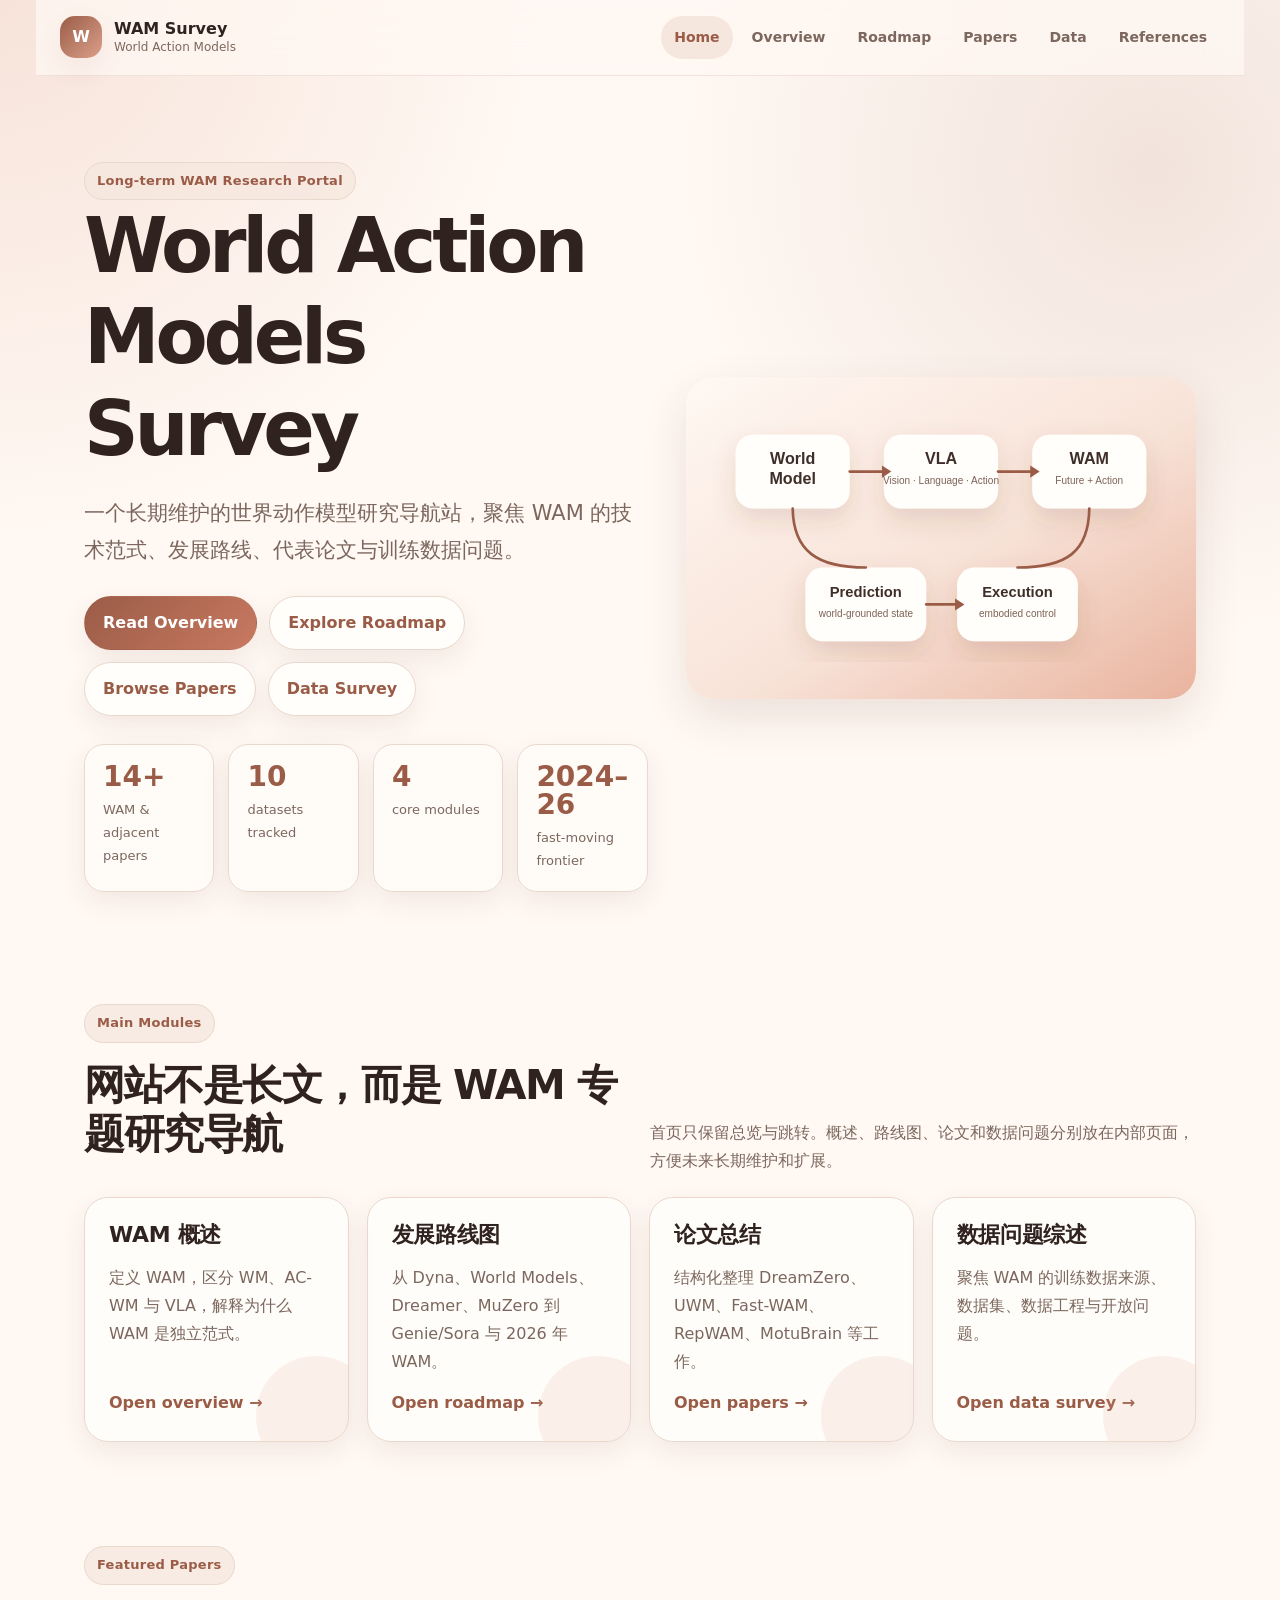
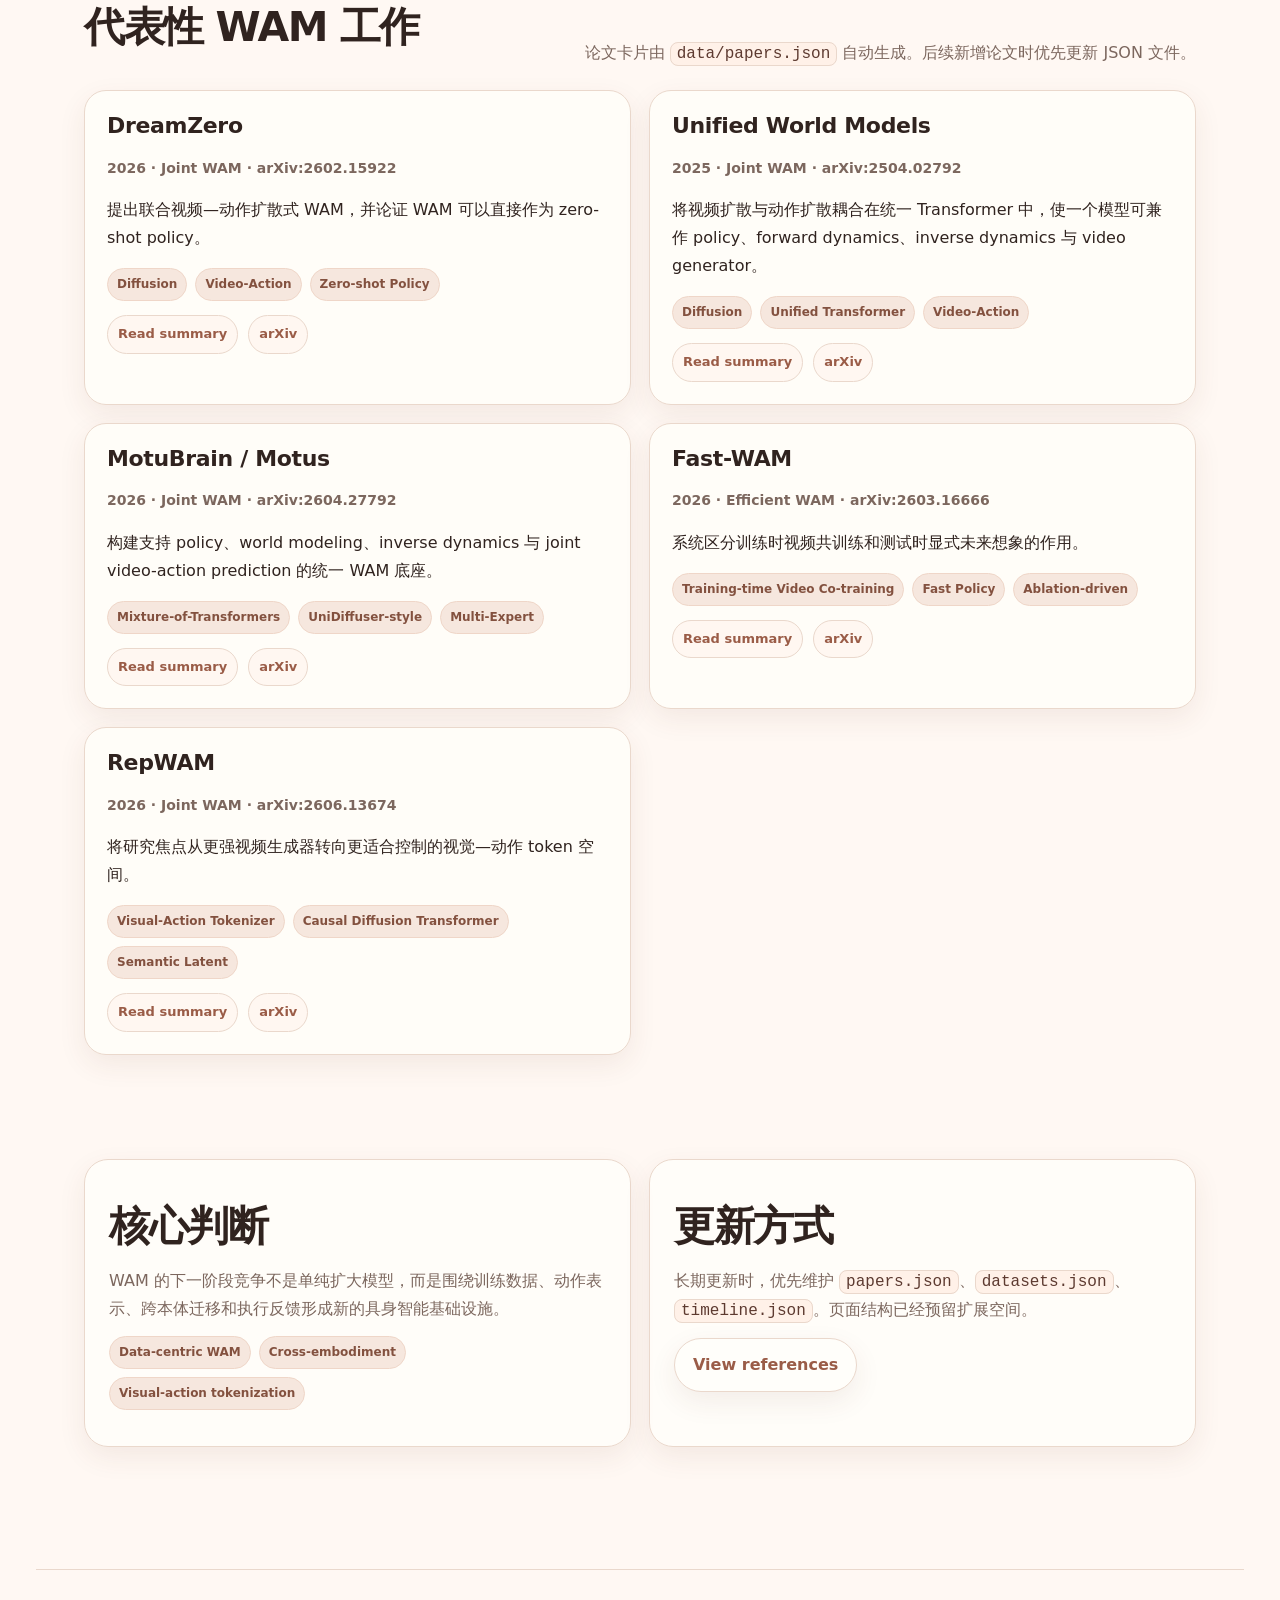
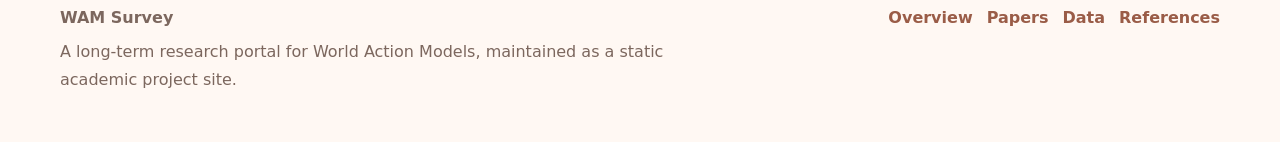
<file: index.html>
<!doctype html><html lang="zh-CN"><head><meta charset="utf-8"><meta name="viewport" content="width=device-width, initial-scale=1"><title>Home · WAM Survey</title><meta name="description" content="A long-term research portal for World Action Models."><meta name="theme-color" content="#fff8f3"><link rel="stylesheet" href="assets/css/style.css"></head><body><header class="site-header"><a class="brand" href="index.html"><span class="brand-mark">W</span><span><strong>WAM Survey</strong><small>World Action Models</small></span></a><nav class="site-nav" id="site-nav"><a class="nav-link active" href="index.html">Home</a><a class="nav-link " href="overview.html">Overview</a><a class="nav-link " href="roadmap.html">Roadmap</a><a class="nav-link " href="papers.html">Papers</a><a class="nav-link " href="data.html">Data</a><a class="nav-link " href="references.html">References</a></nav><button class="nav-toggle" id="nav-toggle" aria-label="Toggle navigation">☰</button></header><main><section class="hero"><div><span class="eyebrow">Long-term WAM Research Portal</span><h1>World Action Models Survey</h1><p class="lead">一个长期维护的世界动作模型研究导航站，聚焦 WAM 的技术范式、发展路线、代表论文与训练数据问题。</p><div class="hero-actions"><a class="btn primary" href="overview.html">Read Overview</a><a class="btn" href="roadmap.html">Explore Roadmap</a><a class="btn" href="papers.html">Browse Papers</a><a class="btn" href="data.html">Data Survey</a></div><div class="stat-row"><div class="stat"><strong>14+</strong><span>WAM & adjacent papers</span></div><div class="stat"><strong>10</strong><span>datasets tracked</span></div><div class="stat"><strong>4</strong><span>core modules</span></div><div class="stat"><strong>2024–26</strong><span>fast-moving frontier</span></div></div></div><div class="hero-visual"><img src="assets/img/hero-diagram.svg" alt="WAM concept diagram"></div></section><section class="section"><div class="section-head"><div><span class="eyebrow">Main Modules</span><h2>网站不是长文，而是 WAM 专题研究导航</h2></div><p>首页只保留总览与跳转。概述、路线图、论文和数据问题分别放在内部页面，方便未来长期维护和扩展。</p></div><div class="grid cards-4"><article class="card link-card"><h3>WAM 概述</h3><p>定义 WAM，区分 WM、AC-WM 与 VLA，解释为什么 WAM 是独立范式。</p><a class="stretched" href="overview.html">Open overview →</a></article><article class="card link-card"><h3>发展路线图</h3><p>从 Dyna、World Models、Dreamer、MuZero 到 Genie/Sora 与 2026 年 WAM。</p><a class="stretched" href="roadmap.html">Open roadmap →</a></article><article class="card link-card"><h3>论文总结</h3><p>结构化整理 DreamZero、UWM、Fast-WAM、RepWAM、MotuBrain 等工作。</p><a class="stretched" href="papers.html">Open papers →</a></article><article class="card link-card"><h3>数据问题综述</h3><p>聚焦 WAM 的训练数据来源、数据集、数据工程与开放问题。</p><a class="stretched" href="data.html">Open data survey →</a></article></div></section><section class="section"><div class="section-head"><div><span class="eyebrow">Featured Papers</span><h2>代表性 WAM 工作</h2></div><p>论文卡片由 <span class="kbd">data/papers.json</span> 自动生成。后续新增论文时优先更新 JSON 文件。</p></div><div class="paper-grid" id="featured-papers"></div></section><section class="section"><div class="grid cards-2"><article class="card"><h2>核心判断</h2><p>WAM 的下一阶段竞争不是单纯扩大模型，而是围绕训练数据、动作表示、跨本体迁移和执行反馈形成新的具身智能基础设施。</p><div class="tag-row"><span class="tag">Data-centric WAM</span><span class="tag">Cross-embodiment</span><span class="tag">Visual-action tokenization</span></div></article><article class="card"><h2>更新方式</h2><p>长期更新时，优先维护 <span class="kbd">papers.json</span>、<span class="kbd">datasets.json</span>、<span class="kbd">timeline.json</span>。页面结构已经预留扩展空间。</p><a class="btn" href="references.html">View references</a></article></div></section></main><footer class="site-footer"><div><strong>WAM Survey</strong><p>A long-term research portal for World Action Models, maintained as a static academic project site.</p></div><div class="footer-links"><a href="overview.html">Overview</a><a href="papers.html">Papers</a><a href="data.html">Data</a><a href="references.html">References</a></div></footer><script src="assets/js/main.js"></script></body></html>
</file>
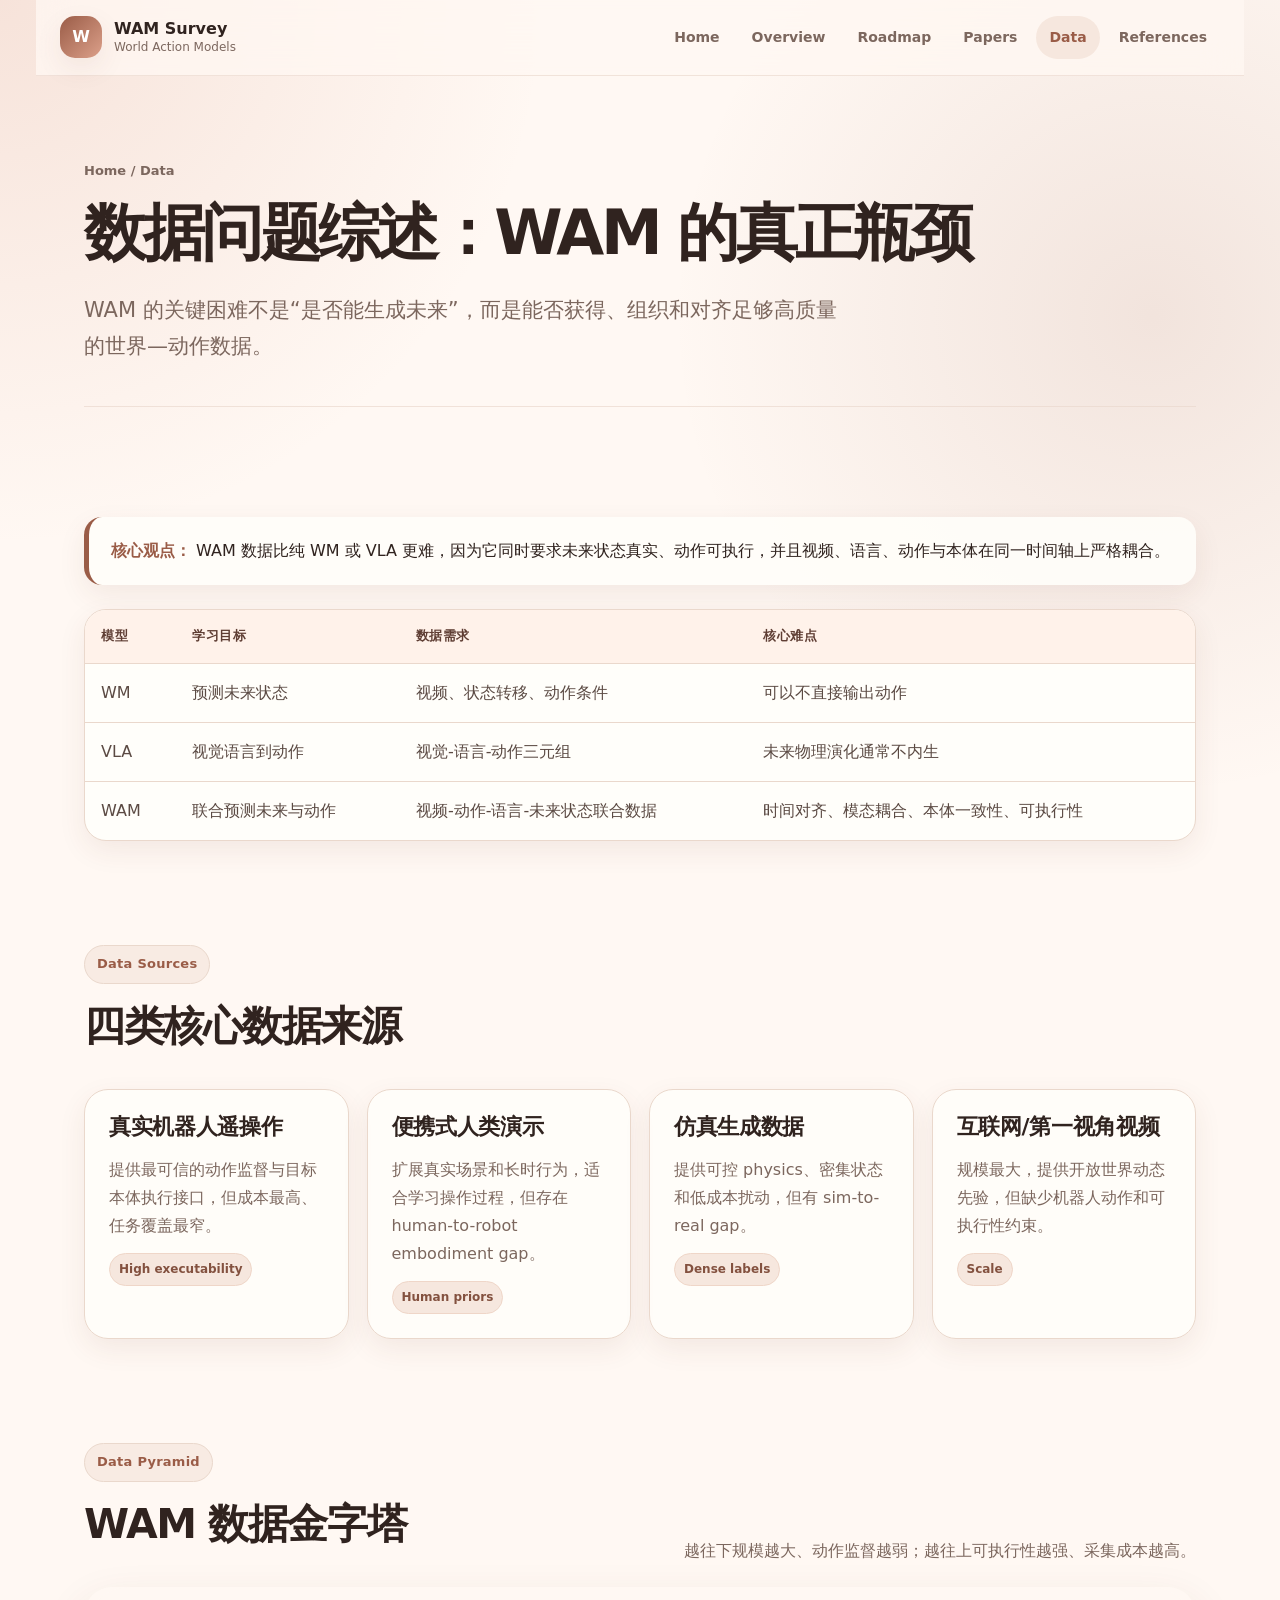
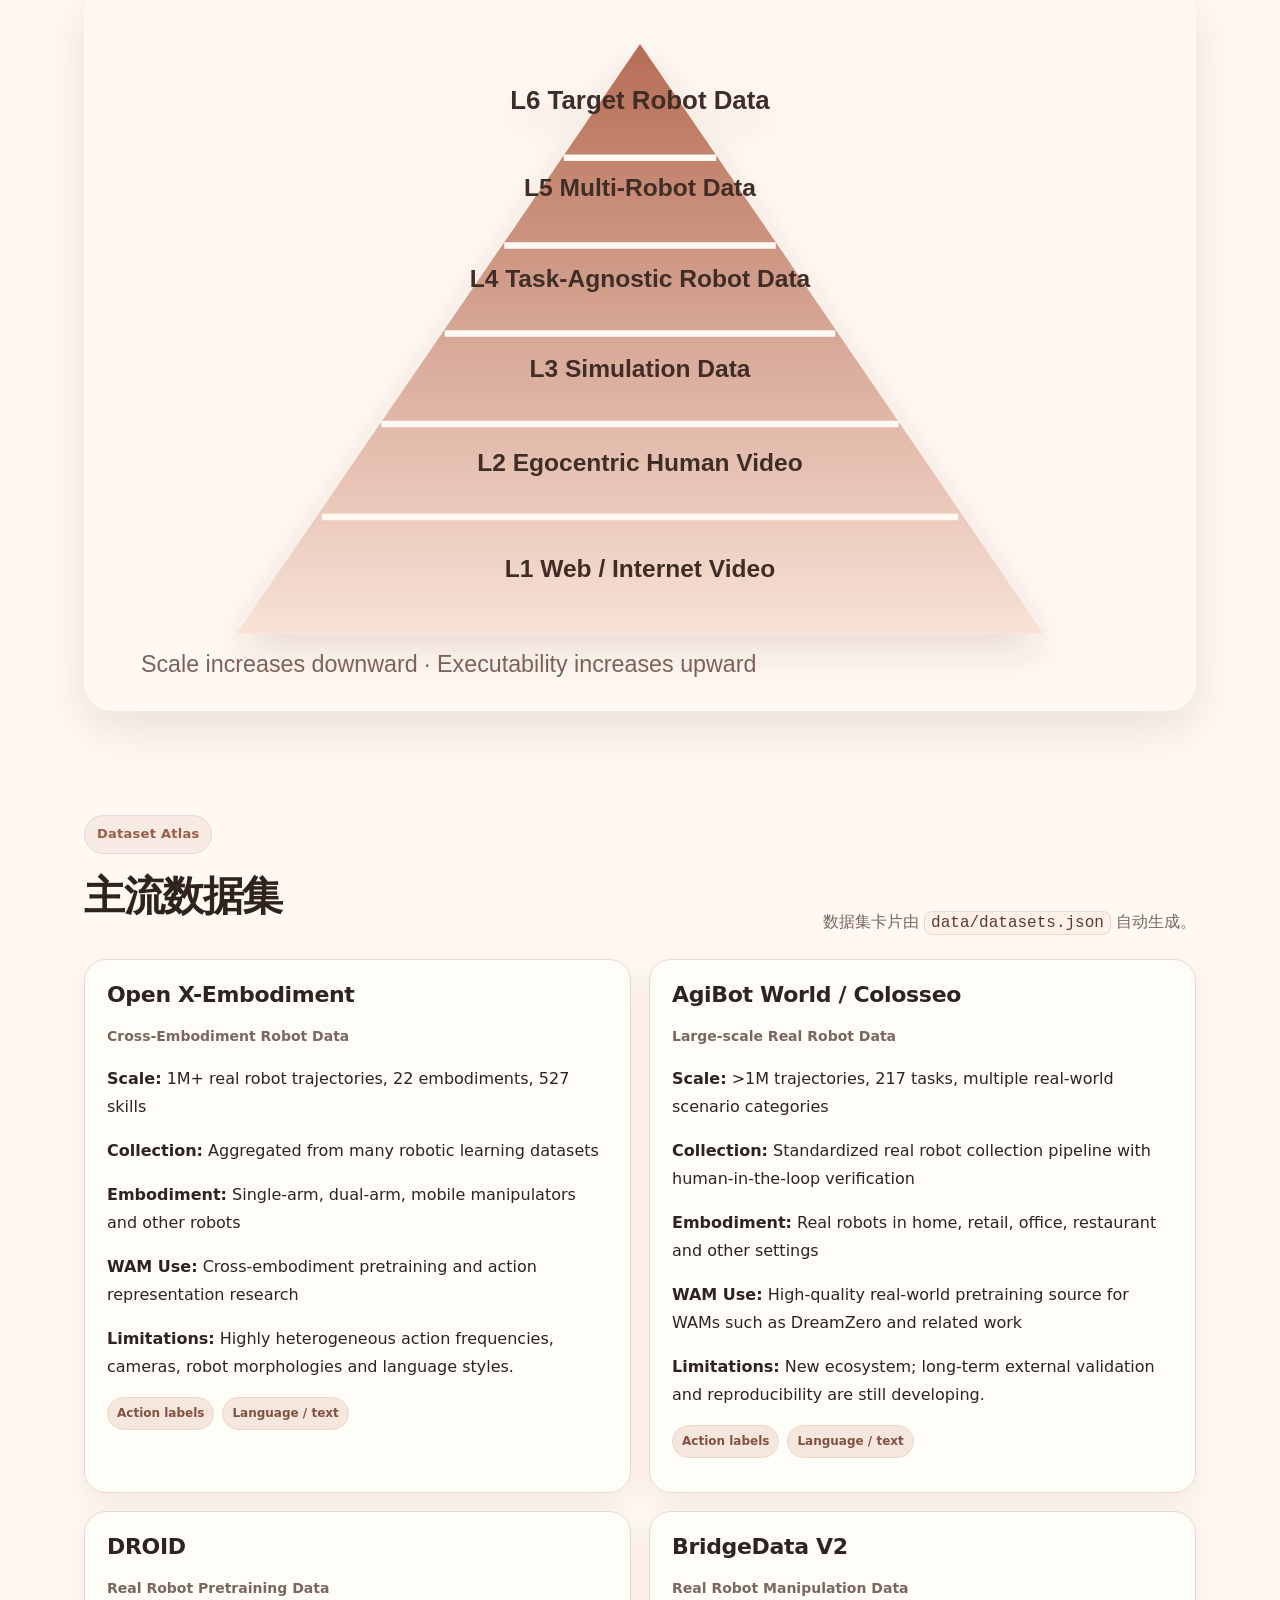
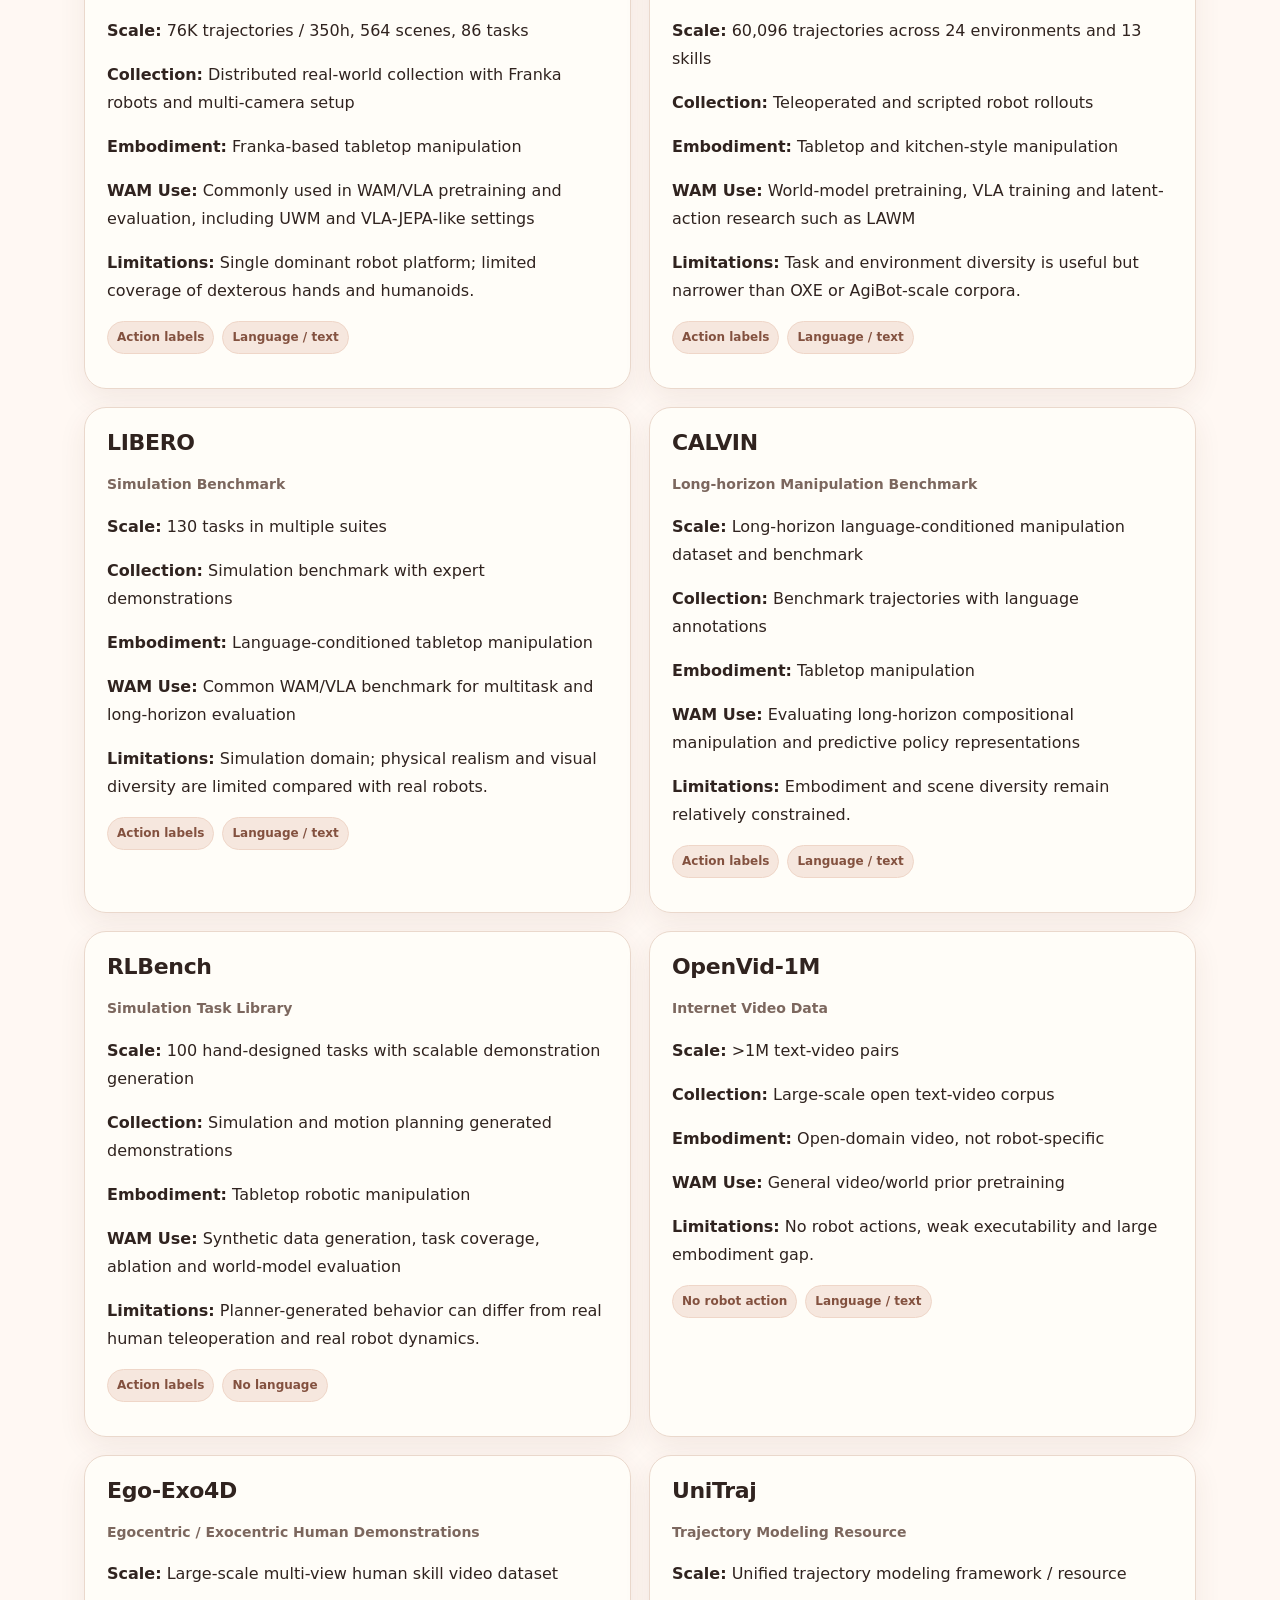
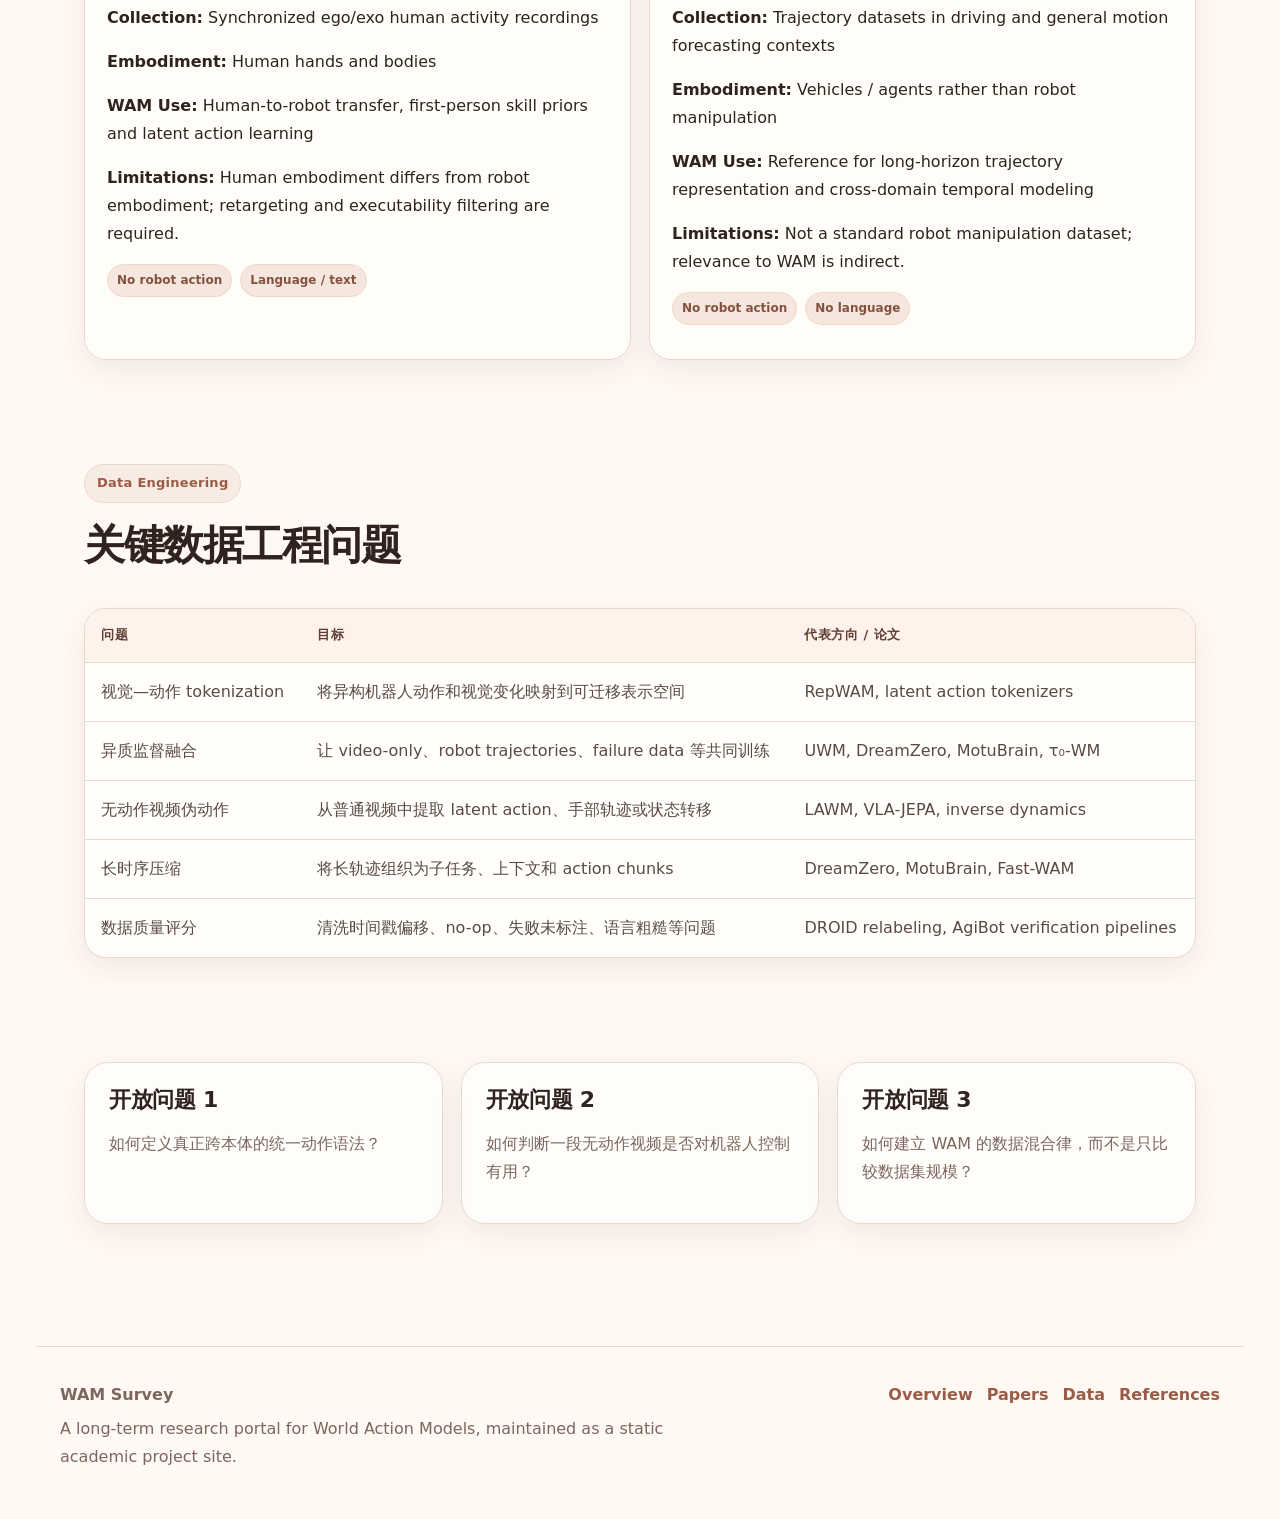
<file: data.html>
<!doctype html><html lang="zh-CN"><head><meta charset="utf-8"><meta name="viewport" content="width=device-width, initial-scale=1"><title>Data · WAM Survey</title><meta name="description" content="Data-centric survey of WAM training data."><meta name="theme-color" content="#fff8f3"><link rel="stylesheet" href="assets/css/style.css"></head><body><header class="site-header"><a class="brand" href="index.html"><span class="brand-mark">W</span><span><strong>WAM Survey</strong><small>World Action Models</small></span></a><nav class="site-nav" id="site-nav"><a class="nav-link " href="index.html">Home</a><a class="nav-link " href="overview.html">Overview</a><a class="nav-link " href="roadmap.html">Roadmap</a><a class="nav-link " href="papers.html">Papers</a><a class="nav-link active" href="data.html">Data</a><a class="nav-link " href="references.html">References</a></nav><button class="nav-toggle" id="nav-toggle" aria-label="Toggle navigation">☰</button></header><main><section class="page-hero"><div class="breadcrumb">Home / Data</div><h1>数据问题综述：WAM 的真正瓶颈</h1><p class="lead">WAM 的关键困难不是“是否能生成未来”，而是能否获得、组织和对齐足够高质量的世界—动作数据。</p></section><section class="section"><div class="callout"><strong>核心观点：</strong> WAM 数据比纯 WM 或 VLA 更难，因为它同时要求未来状态真实、动作可执行，并且视频、语言、动作与本体在同一时间轴上严格耦合。</div><div class="table-wrap"><table><thead><tr><th>模型</th><th>学习目标</th><th>数据需求</th><th>核心难点</th></tr></thead><tbody><tr><td>WM</td><td>预测未来状态</td><td>视频、状态转移、动作条件</td><td>可以不直接输出动作</td></tr><tr><td>VLA</td><td>视觉语言到动作</td><td>视觉-语言-动作三元组</td><td>未来物理演化通常不内生</td></tr><tr><td>WAM</td><td>联合预测未来与动作</td><td>视频-动作-语言-未来状态联合数据</td><td>时间对齐、模态耦合、本体一致性、可执行性</td></tr></tbody></table></div></section><section class="section"><div class="section-head"><div><span class="eyebrow">Data Sources</span><h2>四类核心数据来源</h2></div></div><div class="grid cards-4"><article class="card"><h3>真实机器人遥操作</h3><p>提供最可信的动作监督与目标本体执行接口，但成本最高、任务覆盖最窄。</p><span class="tag">High executability</span></article><article class="card"><h3>便携式人类演示</h3><p>扩展真实场景和长时行为，适合学习操作过程，但存在 human-to-robot embodiment gap。</p><span class="tag">Human priors</span></article><article class="card"><h3>仿真生成数据</h3><p>提供可控 physics、密集状态和低成本扰动，但有 sim-to-real gap。</p><span class="tag">Dense labels</span></article><article class="card"><h3>互联网/第一视角视频</h3><p>规模最大，提供开放世界动态先验，但缺少机器人动作和可执行性约束。</p><span class="tag">Scale</span></article></div></section><section class="section"><div class="section-head"><div><span class="eyebrow">Data Pyramid</span><h2>WAM 数据金字塔</h2></div><p>越往下规模越大、动作监督越弱；越往上可执行性越强、采集成本越高。</p></div><div class="figure-card"><img src="assets/img/data-pyramid.svg" alt="WAM data pyramid"></div></section><section class="section"><div class="section-head"><div><span class="eyebrow">Dataset Atlas</span><h2>主流数据集</h2></div><p>数据集卡片由 <span class="kbd">data/datasets.json</span> 自动生成。</p></div><div class="dataset-grid" id="dataset-list"></div></section><section class="section"><div class="section-head"><div><span class="eyebrow">Data Engineering</span><h2>关键数据工程问题</h2></div></div><div class="table-wrap"><table><thead><tr><th>问题</th><th>目标</th><th>代表方向 / 论文</th></tr></thead><tbody><tr><td>视觉—动作 tokenization</td><td>将异构机器人动作和视觉变化映射到可迁移表示空间</td><td>RepWAM, latent action tokenizers</td></tr><tr><td>异质监督融合</td><td>让 video-only、robot trajectories、failure data 等共同训练</td><td>UWM, DreamZero, MotuBrain, τ₀-WM</td></tr><tr><td>无动作视频伪动作</td><td>从普通视频中提取 latent action、手部轨迹或状态转移</td><td>LAWM, VLA-JEPA, inverse dynamics</td></tr><tr><td>长时序压缩</td><td>将长轨迹组织为子任务、上下文和 action chunks</td><td>DreamZero, MotuBrain, Fast-WAM</td></tr><tr><td>数据质量评分</td><td>清洗时间戳偏移、no-op、失败未标注、语言粗糙等问题</td><td>DROID relabeling, AgiBot verification pipelines</td></tr></tbody></table></div></section><section class="section"><div class="grid cards-3"><article class="card"><h3>开放问题 1</h3><p>如何定义真正跨本体的统一动作语法？</p></article><article class="card"><h3>开放问题 2</h3><p>如何判断一段无动作视频是否对机器人控制有用？</p></article><article class="card"><h3>开放问题 3</h3><p>如何建立 WAM 的数据混合律，而不是只比较数据集规模？</p></article></div></section></main><footer class="site-footer"><div><strong>WAM Survey</strong><p>A long-term research portal for World Action Models, maintained as a static academic project site.</p></div><div class="footer-links"><a href="overview.html">Overview</a><a href="papers.html">Papers</a><a href="data.html">Data</a><a href="references.html">References</a></div></footer><script src="assets/js/main.js"></script></body></html>
</file>
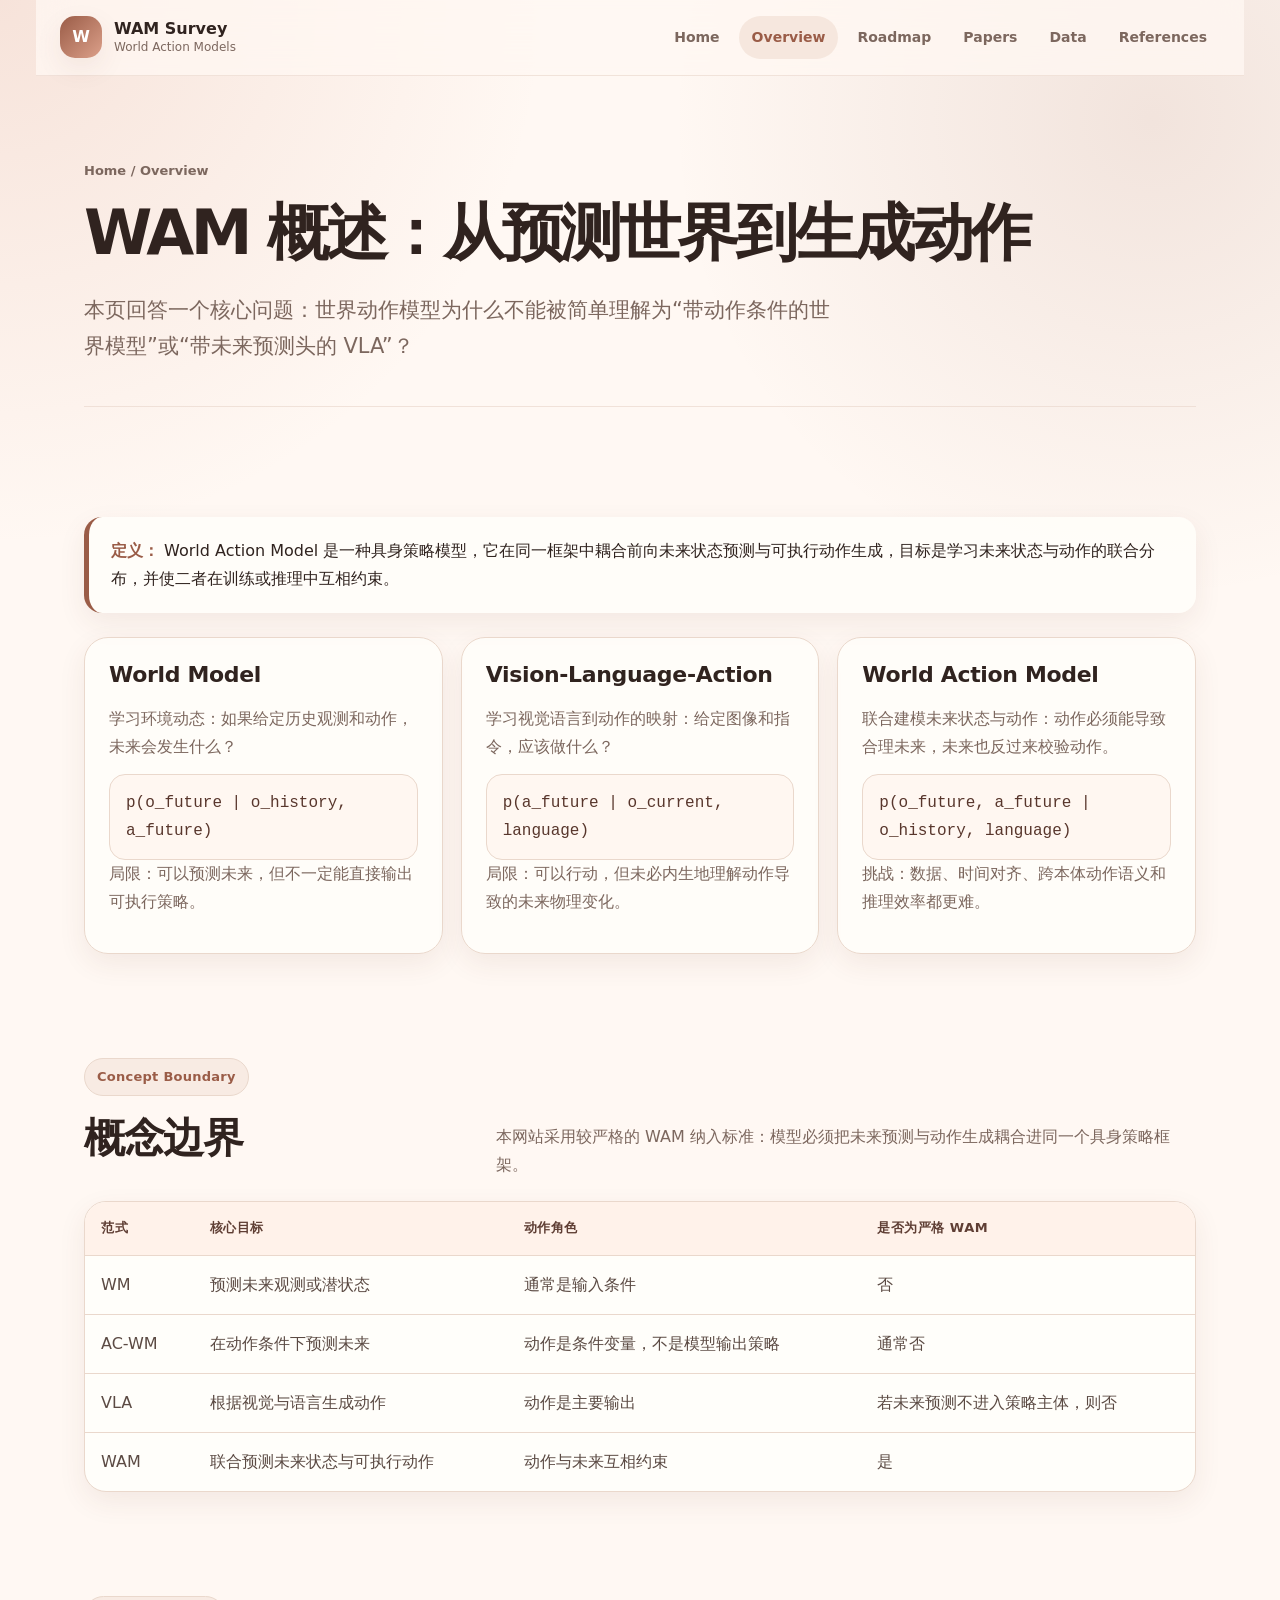
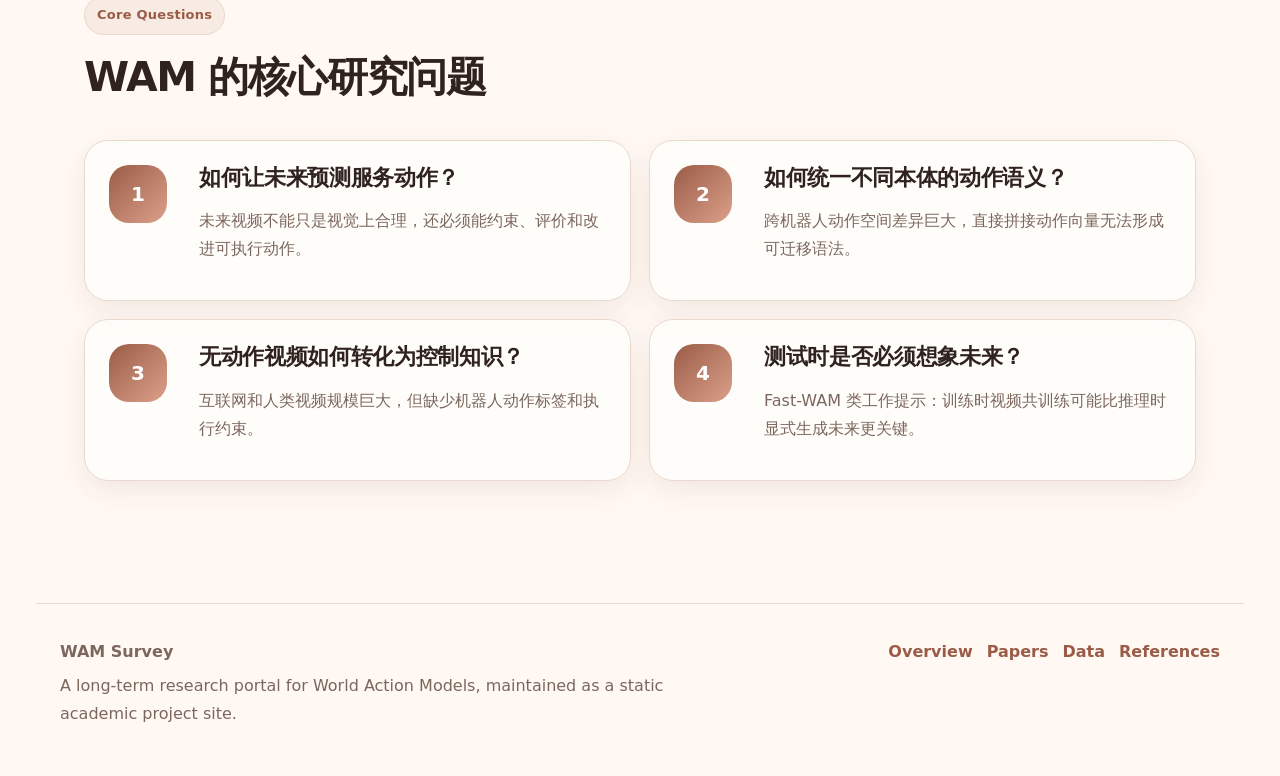
<file: overview.html>
<!doctype html><html lang="zh-CN"><head><meta charset="utf-8"><meta name="viewport" content="width=device-width, initial-scale=1"><title>Overview · WAM Survey</title><meta name="description" content="What is WAM and how it differs from WM and VLA."><meta name="theme-color" content="#fff8f3"><link rel="stylesheet" href="assets/css/style.css"></head><body><header class="site-header"><a class="brand" href="index.html"><span class="brand-mark">W</span><span><strong>WAM Survey</strong><small>World Action Models</small></span></a><nav class="site-nav" id="site-nav"><a class="nav-link " href="index.html">Home</a><a class="nav-link active" href="overview.html">Overview</a><a class="nav-link " href="roadmap.html">Roadmap</a><a class="nav-link " href="papers.html">Papers</a><a class="nav-link " href="data.html">Data</a><a class="nav-link " href="references.html">References</a></nav><button class="nav-toggle" id="nav-toggle" aria-label="Toggle navigation">☰</button></header><main><section class="page-hero"><div class="breadcrumb">Home / Overview</div><h1>WAM 概述：从预测世界到生成动作</h1><p class="lead">本页回答一个核心问题：世界动作模型为什么不能被简单理解为“带动作条件的世界模型”或“带未来预测头的 VLA”？</p></section><section class="section"><div class="callout"><strong>定义：</strong> World Action Model 是一种具身策略模型，它在同一框架中耦合前向未来状态预测与可执行动作生成，目标是学习未来状态与动作的联合分布，并使二者在训练或推理中互相约束。</div><div class="grid cards-3"><article class="card"><h3>World Model</h3><p>学习环境动态：如果给定历史观测和动作，未来会发生什么？</p><code class="formula">p(o_future | o_history, a_future)</code><p>局限：可以预测未来，但不一定能直接输出可执行策略。</p></article><article class="card"><h3>Vision-Language-Action</h3><p>学习视觉语言到动作的映射：给定图像和指令，应该做什么？</p><code class="formula">p(a_future | o_current, language)</code><p>局限：可以行动，但未必内生地理解动作导致的未来物理变化。</p></article><article class="card"><h3>World Action Model</h3><p>联合建模未来状态与动作：动作必须能导致合理未来，未来也反过来校验动作。</p><code class="formula">p(o_future, a_future | o_history, language)</code><p>挑战：数据、时间对齐、跨本体动作语义和推理效率都更难。</p></article></div></section><section class="section"><div class="section-head"><div><span class="eyebrow">Concept Boundary</span><h2>概念边界</h2></div><p>本网站采用较严格的 WAM 纳入标准：模型必须把未来预测与动作生成耦合进同一个具身策略框架。</p></div><div class="table-wrap"><table><thead><tr><th>范式</th><th>核心目标</th><th>动作角色</th><th>是否为严格 WAM</th></tr></thead><tbody><tr><td>WM</td><td>预测未来观测或潜状态</td><td>通常是输入条件</td><td>否</td></tr><tr><td>AC-WM</td><td>在动作条件下预测未来</td><td>动作是条件变量，不是模型输出策略</td><td>通常否</td></tr><tr><td>VLA</td><td>根据视觉与语言生成动作</td><td>动作是主要输出</td><td>若未来预测不进入策略主体，则否</td></tr><tr><td>WAM</td><td>联合预测未来状态与可执行动作</td><td>动作与未来互相约束</td><td>是</td></tr></tbody></table></div></section><section class="section"><div class="section-head"><div><span class="eyebrow">Core Questions</span><h2>WAM 的核心研究问题</h2></div></div><div class="grid cards-2"><article class="card insight"><div class="insight-num">1</div><div><h3>如何让未来预测服务动作？</h3><p>未来视频不能只是视觉上合理，还必须能约束、评价和改进可执行动作。</p></div></article><article class="card insight"><div class="insight-num">2</div><div><h3>如何统一不同本体的动作语义？</h3><p>跨机器人动作空间差异巨大，直接拼接动作向量无法形成可迁移语法。</p></div></article><article class="card insight"><div class="insight-num">3</div><div><h3>无动作视频如何转化为控制知识？</h3><p>互联网和人类视频规模巨大，但缺少机器人动作标签和执行约束。</p></div></article><article class="card insight"><div class="insight-num">4</div><div><h3>测试时是否必须想象未来？</h3><p>Fast-WAM 类工作提示：训练时视频共训练可能比推理时显式生成未来更关键。</p></div></article></div></section></main><footer class="site-footer"><div><strong>WAM Survey</strong><p>A long-term research portal for World Action Models, maintained as a static academic project site.</p></div><div class="footer-links"><a href="overview.html">Overview</a><a href="papers.html">Papers</a><a href="data.html">Data</a><a href="references.html">References</a></div></footer><script src="assets/js/main.js"></script></body></html>
</file>
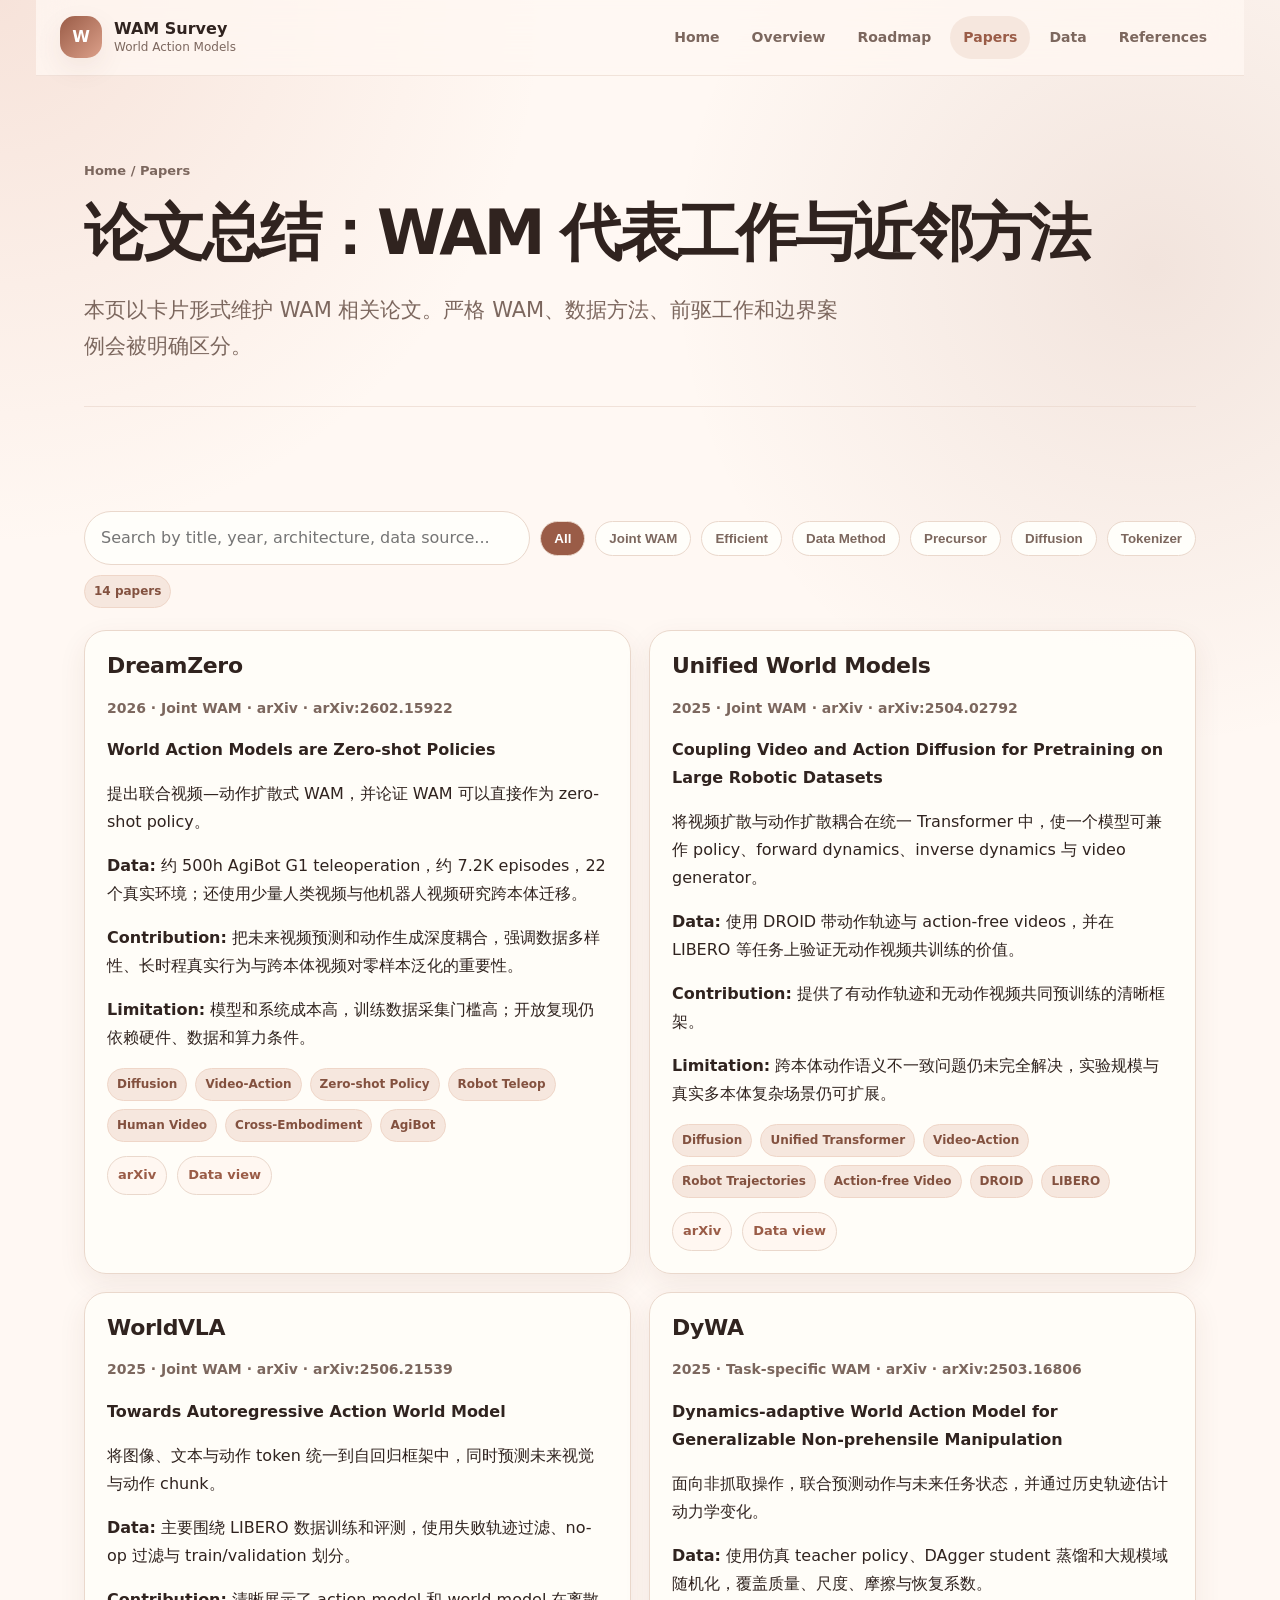
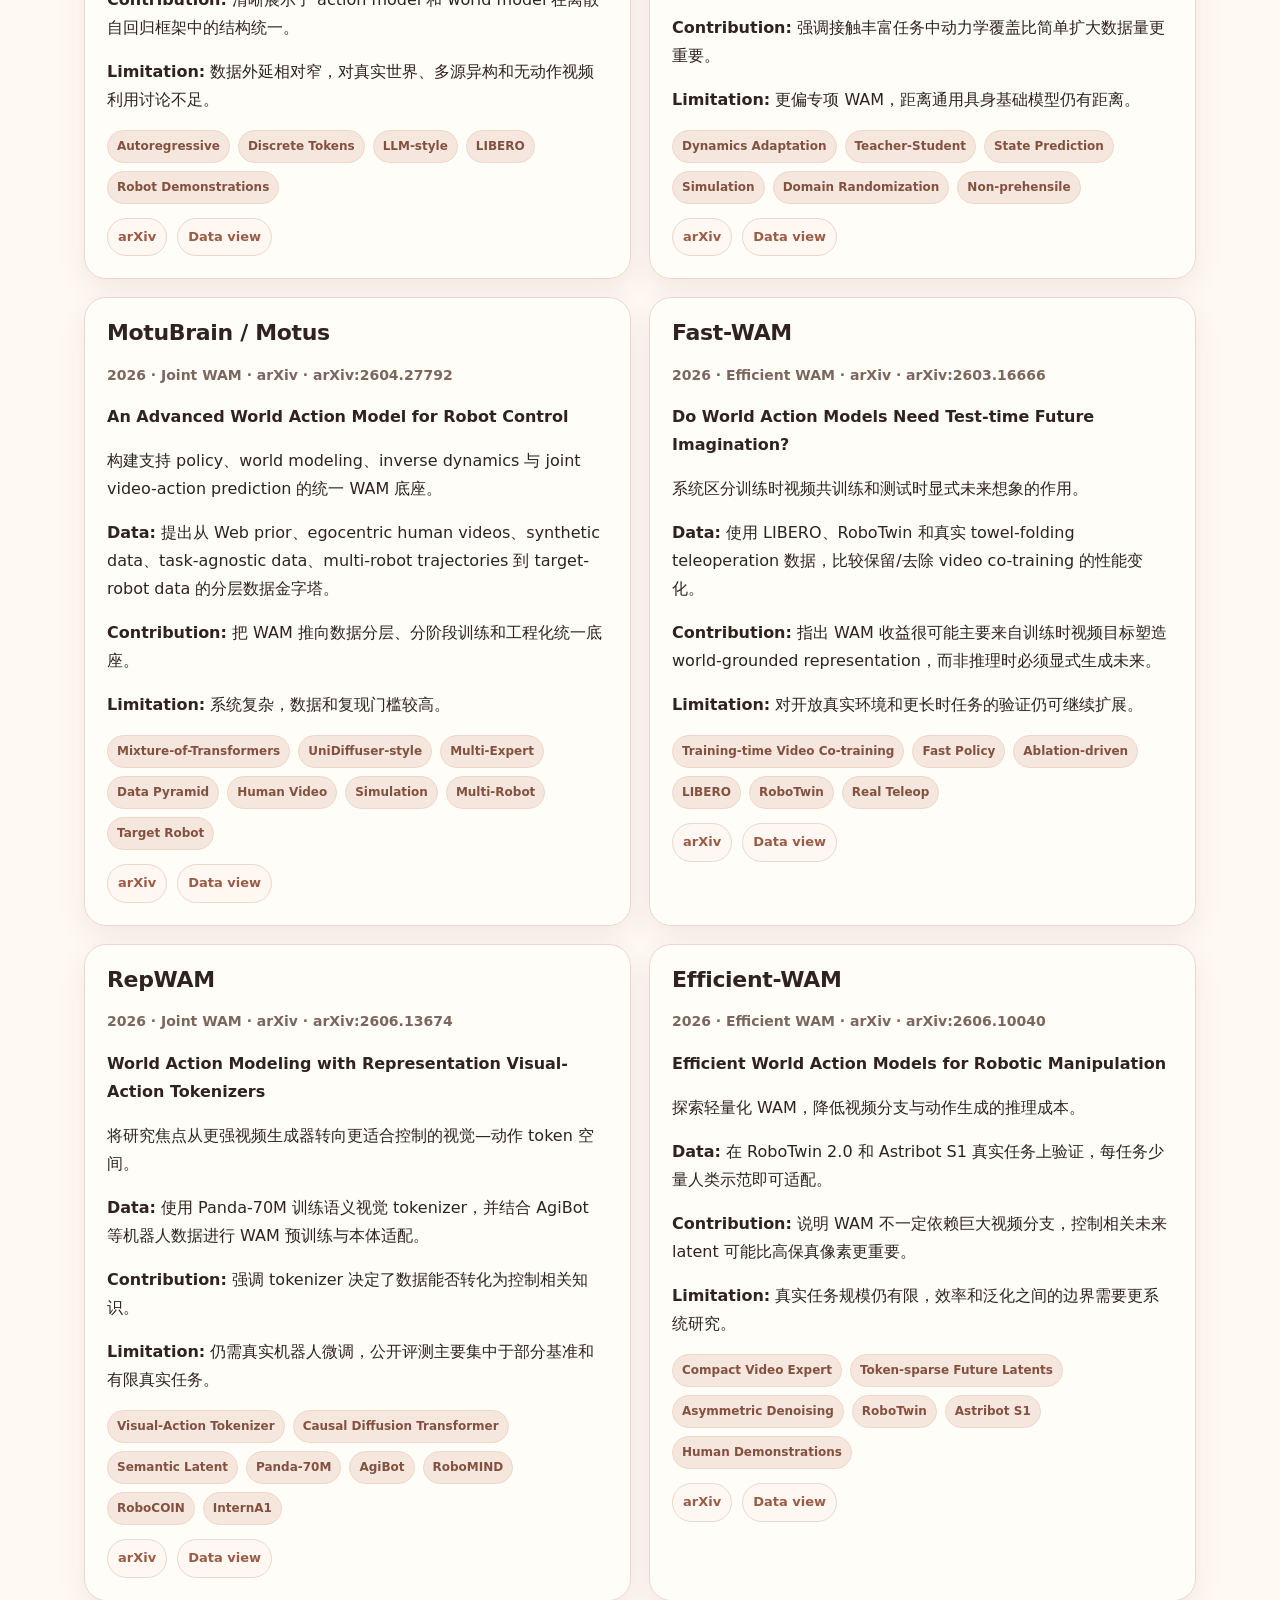
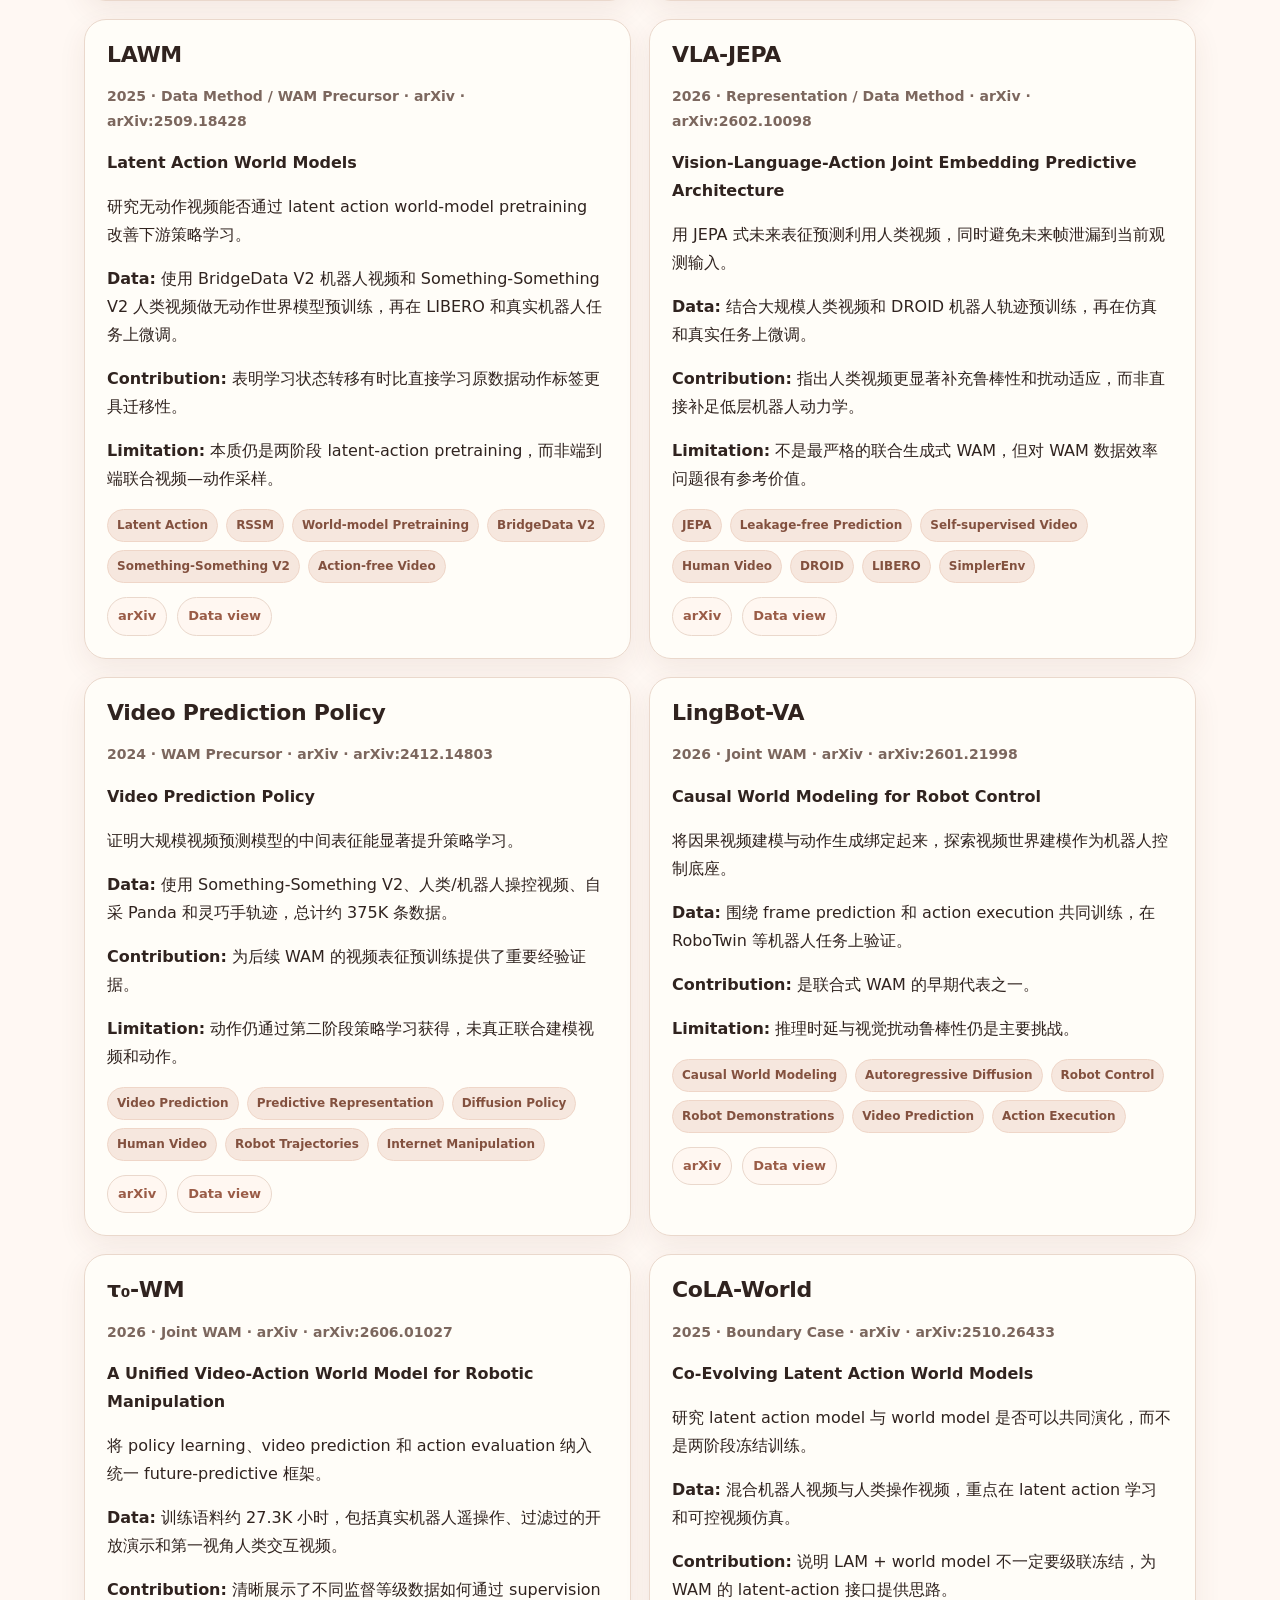
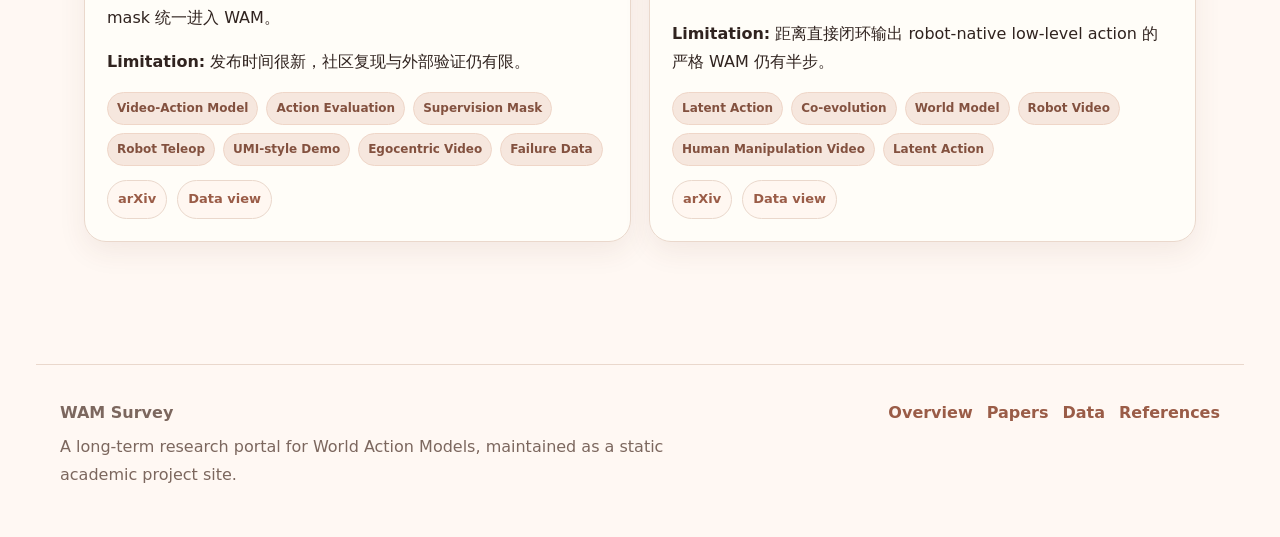
<file: papers.html>
<!doctype html><html lang="zh-CN"><head><meta charset="utf-8"><meta name="viewport" content="width=device-width, initial-scale=1"><title>Papers · WAM Survey</title><meta name="description" content="Curated WAM paper summaries and filters."><meta name="theme-color" content="#fff8f3"><link rel="stylesheet" href="assets/css/style.css"></head><body><header class="site-header"><a class="brand" href="index.html"><span class="brand-mark">W</span><span><strong>WAM Survey</strong><small>World Action Models</small></span></a><nav class="site-nav" id="site-nav"><a class="nav-link " href="index.html">Home</a><a class="nav-link " href="overview.html">Overview</a><a class="nav-link " href="roadmap.html">Roadmap</a><a class="nav-link active" href="papers.html">Papers</a><a class="nav-link " href="data.html">Data</a><a class="nav-link " href="references.html">References</a></nav><button class="nav-toggle" id="nav-toggle" aria-label="Toggle navigation">☰</button></header><main><section class="page-hero"><div class="breadcrumb">Home / Papers</div><h1>论文总结：WAM 代表工作与近邻方法</h1><p class="lead">本页以卡片形式维护 WAM 相关论文。严格 WAM、数据方法、前驱工作和边界案例会被明确区分。</p></section><section class="section"><div class="controls"><input class="search" id="paper-search" placeholder="Search by title, year, architecture, data source..." /><button class="filter-btn active" data-filter="all">All</button><button class="filter-btn" data-filter="Joint WAM">Joint WAM</button><button class="filter-btn" data-filter="Efficient">Efficient</button><button class="filter-btn" data-filter="Data Method">Data Method</button><button class="filter-btn" data-filter="Precursor">Precursor</button><button class="filter-btn" data-filter="Diffusion">Diffusion</button><button class="filter-btn" data-filter="Tokenizer">Tokenizer</button><span class="pill" id="paper-count">Loading</span></div><div class="paper-grid" id="papers-list"></div></section></main><footer class="site-footer"><div><strong>WAM Survey</strong><p>A long-term research portal for World Action Models, maintained as a static academic project site.</p></div><div class="footer-links"><a href="overview.html">Overview</a><a href="papers.html">Papers</a><a href="data.html">Data</a><a href="references.html">References</a></div></footer><script src="assets/js/main.js"></script></body></html>
</file>
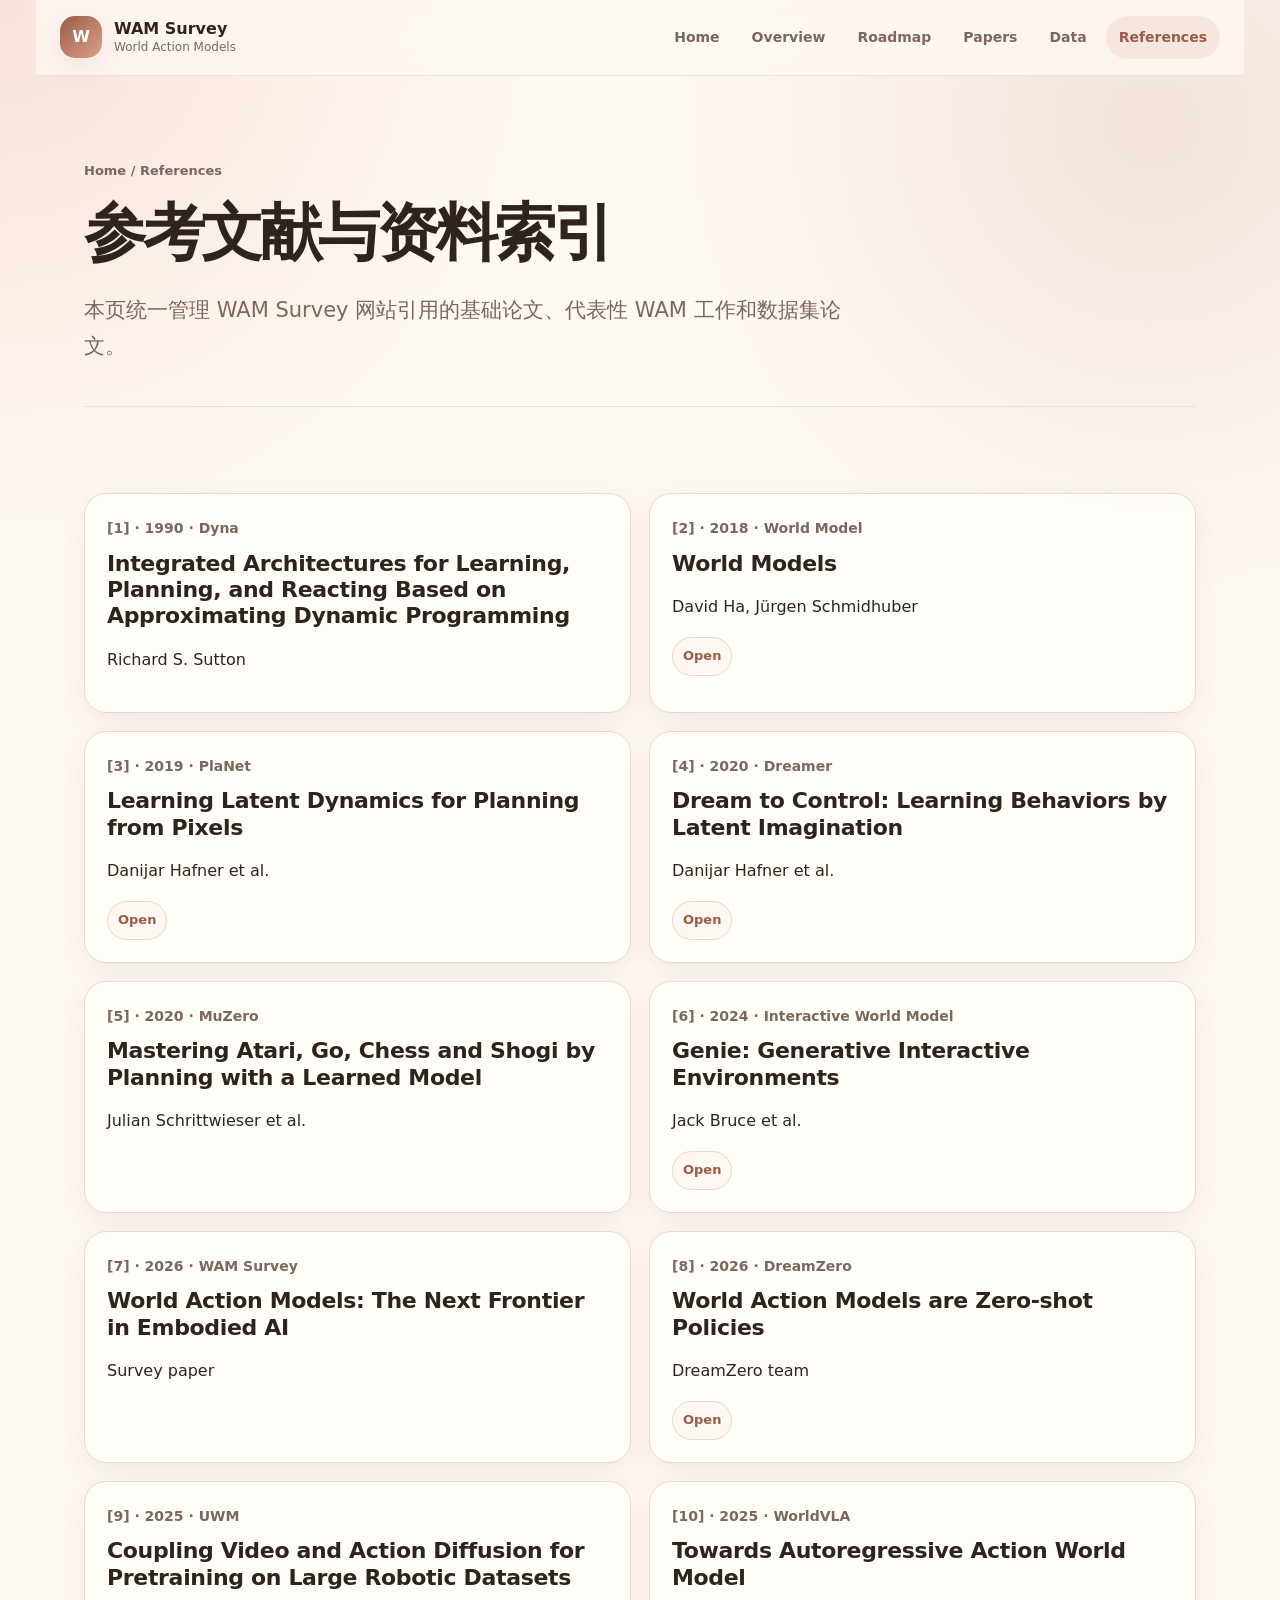
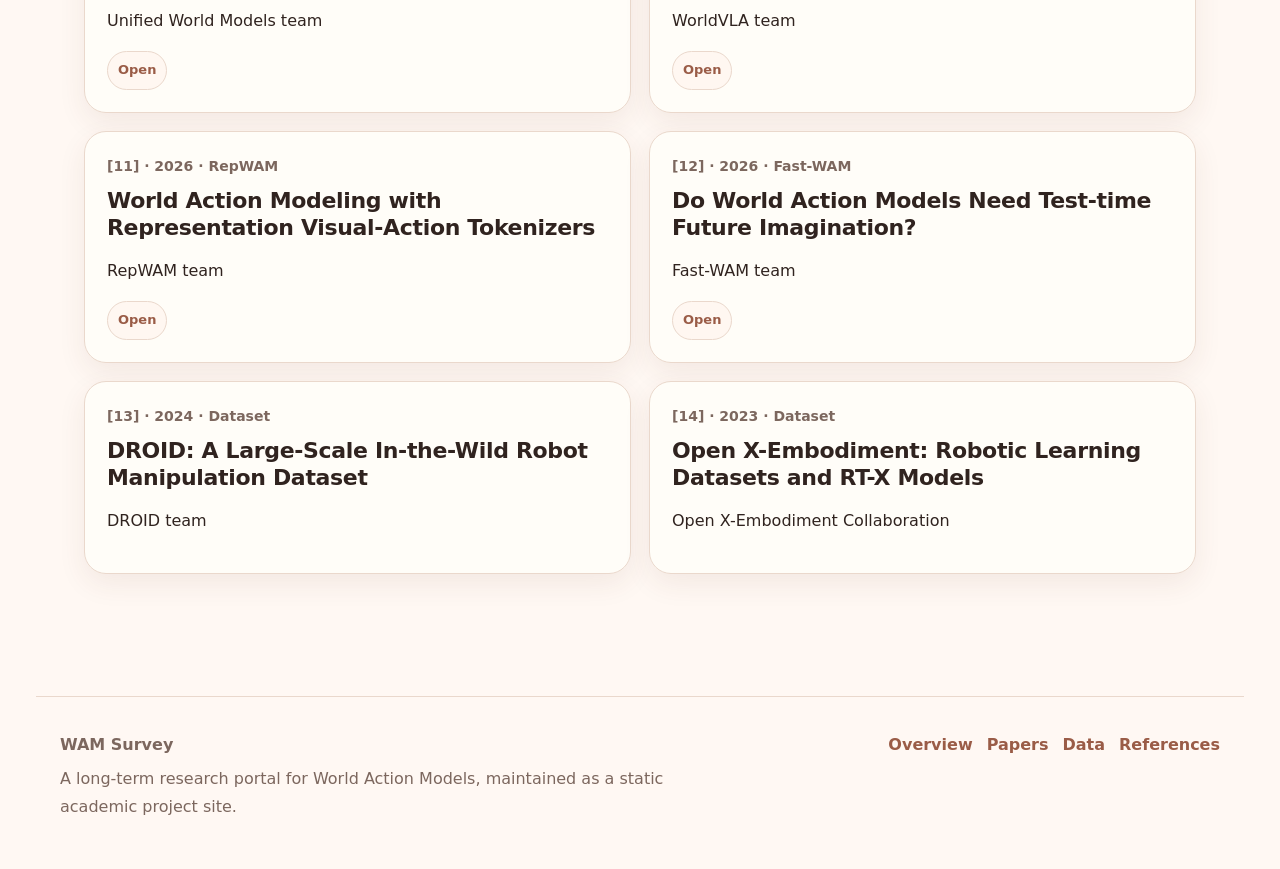
<file: references.html>
<!doctype html><html lang="zh-CN"><head><meta charset="utf-8"><meta name="viewport" content="width=device-width, initial-scale=1"><title>References · WAM Survey</title><meta name="description" content="References for WAM Survey."><meta name="theme-color" content="#fff8f3"><link rel="stylesheet" href="assets/css/style.css"></head><body><header class="site-header"><a class="brand" href="index.html"><span class="brand-mark">W</span><span><strong>WAM Survey</strong><small>World Action Models</small></span></a><nav class="site-nav" id="site-nav"><a class="nav-link " href="index.html">Home</a><a class="nav-link " href="overview.html">Overview</a><a class="nav-link " href="roadmap.html">Roadmap</a><a class="nav-link " href="papers.html">Papers</a><a class="nav-link " href="data.html">Data</a><a class="nav-link active" href="references.html">References</a></nav><button class="nav-toggle" id="nav-toggle" aria-label="Toggle navigation">☰</button></header><main><section class="page-hero"><div class="breadcrumb">Home / References</div><h1>参考文献与资料索引</h1><p class="lead">本页统一管理 WAM Survey 网站引用的基础论文、代表性 WAM 工作和数据集论文。</p></section><section class="section"><div class="reference-grid" id="references-list"></div></section></main><footer class="site-footer"><div><strong>WAM Survey</strong><p>A long-term research portal for World Action Models, maintained as a static academic project site.</p></div><div class="footer-links"><a href="overview.html">Overview</a><a href="papers.html">Papers</a><a href="data.html">Data</a><a href="references.html">References</a></div></footer><script src="assets/js/main.js"></script></body></html>
</file>
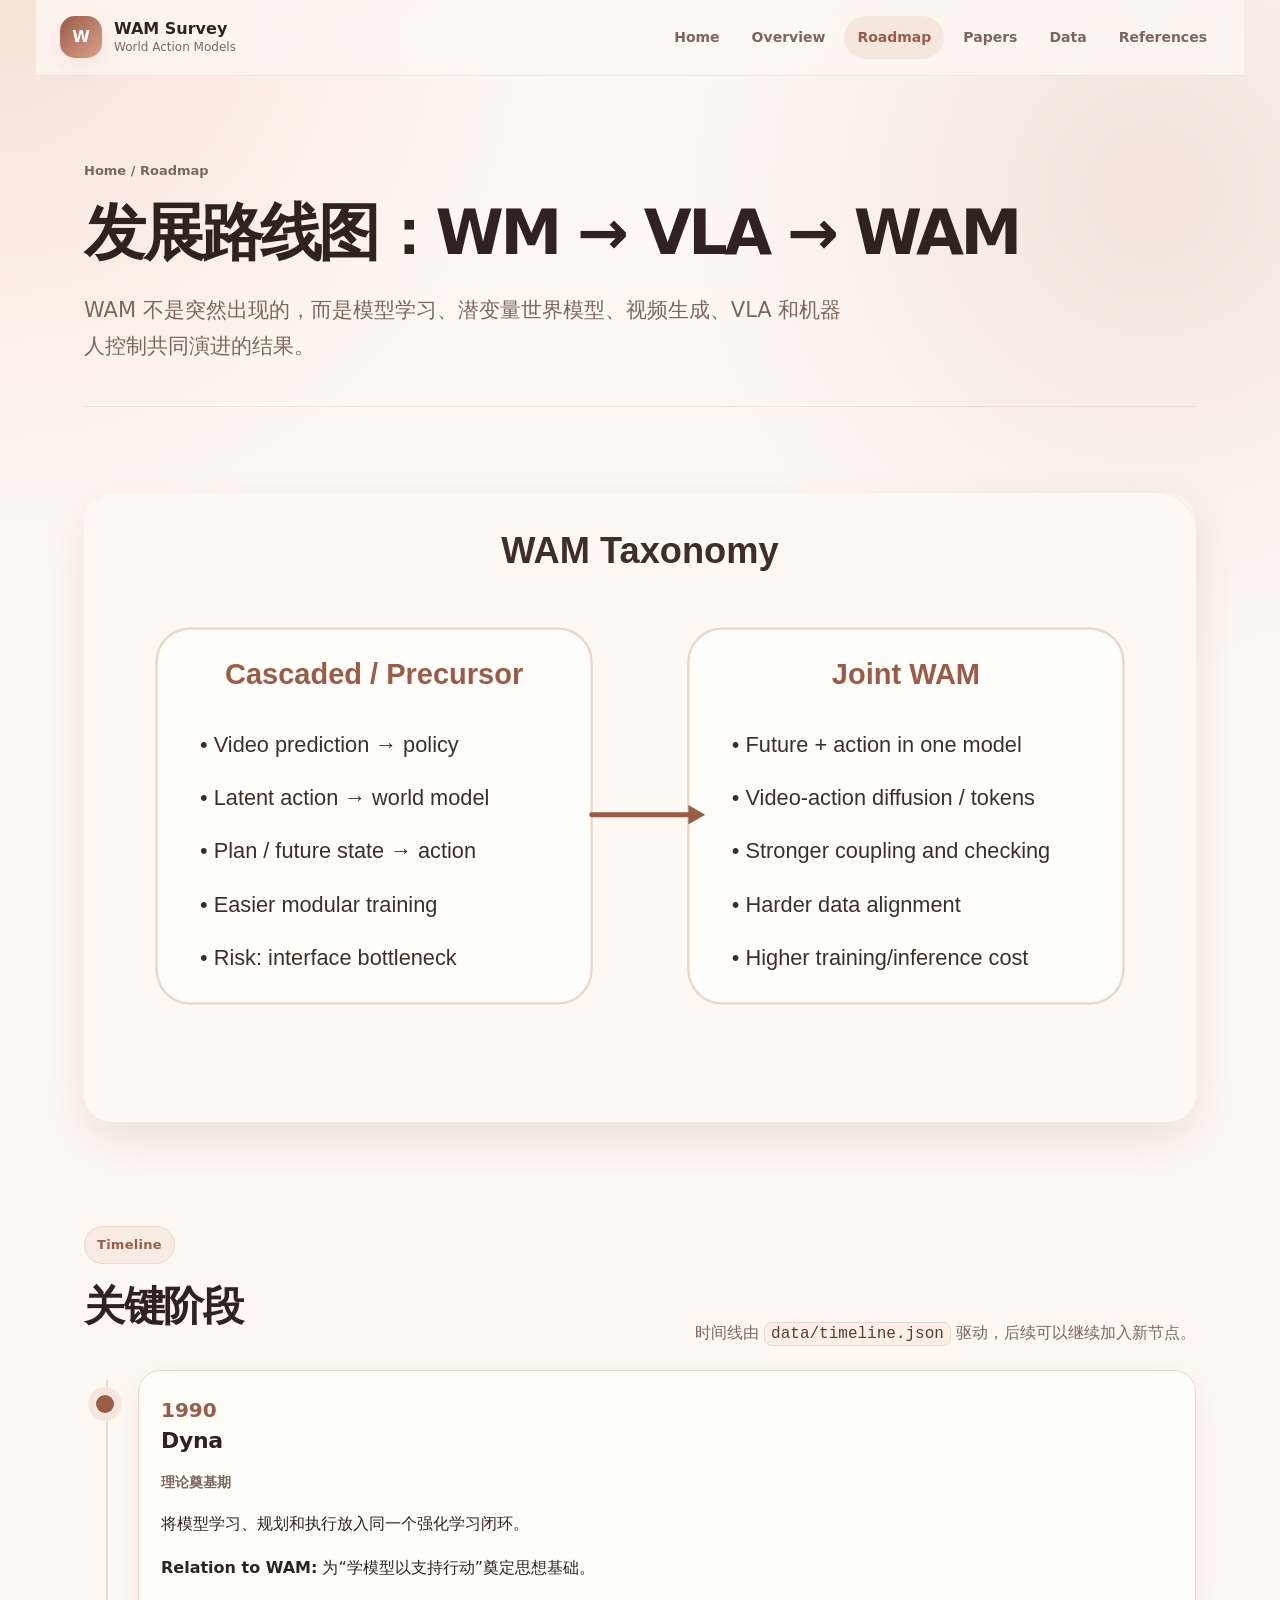
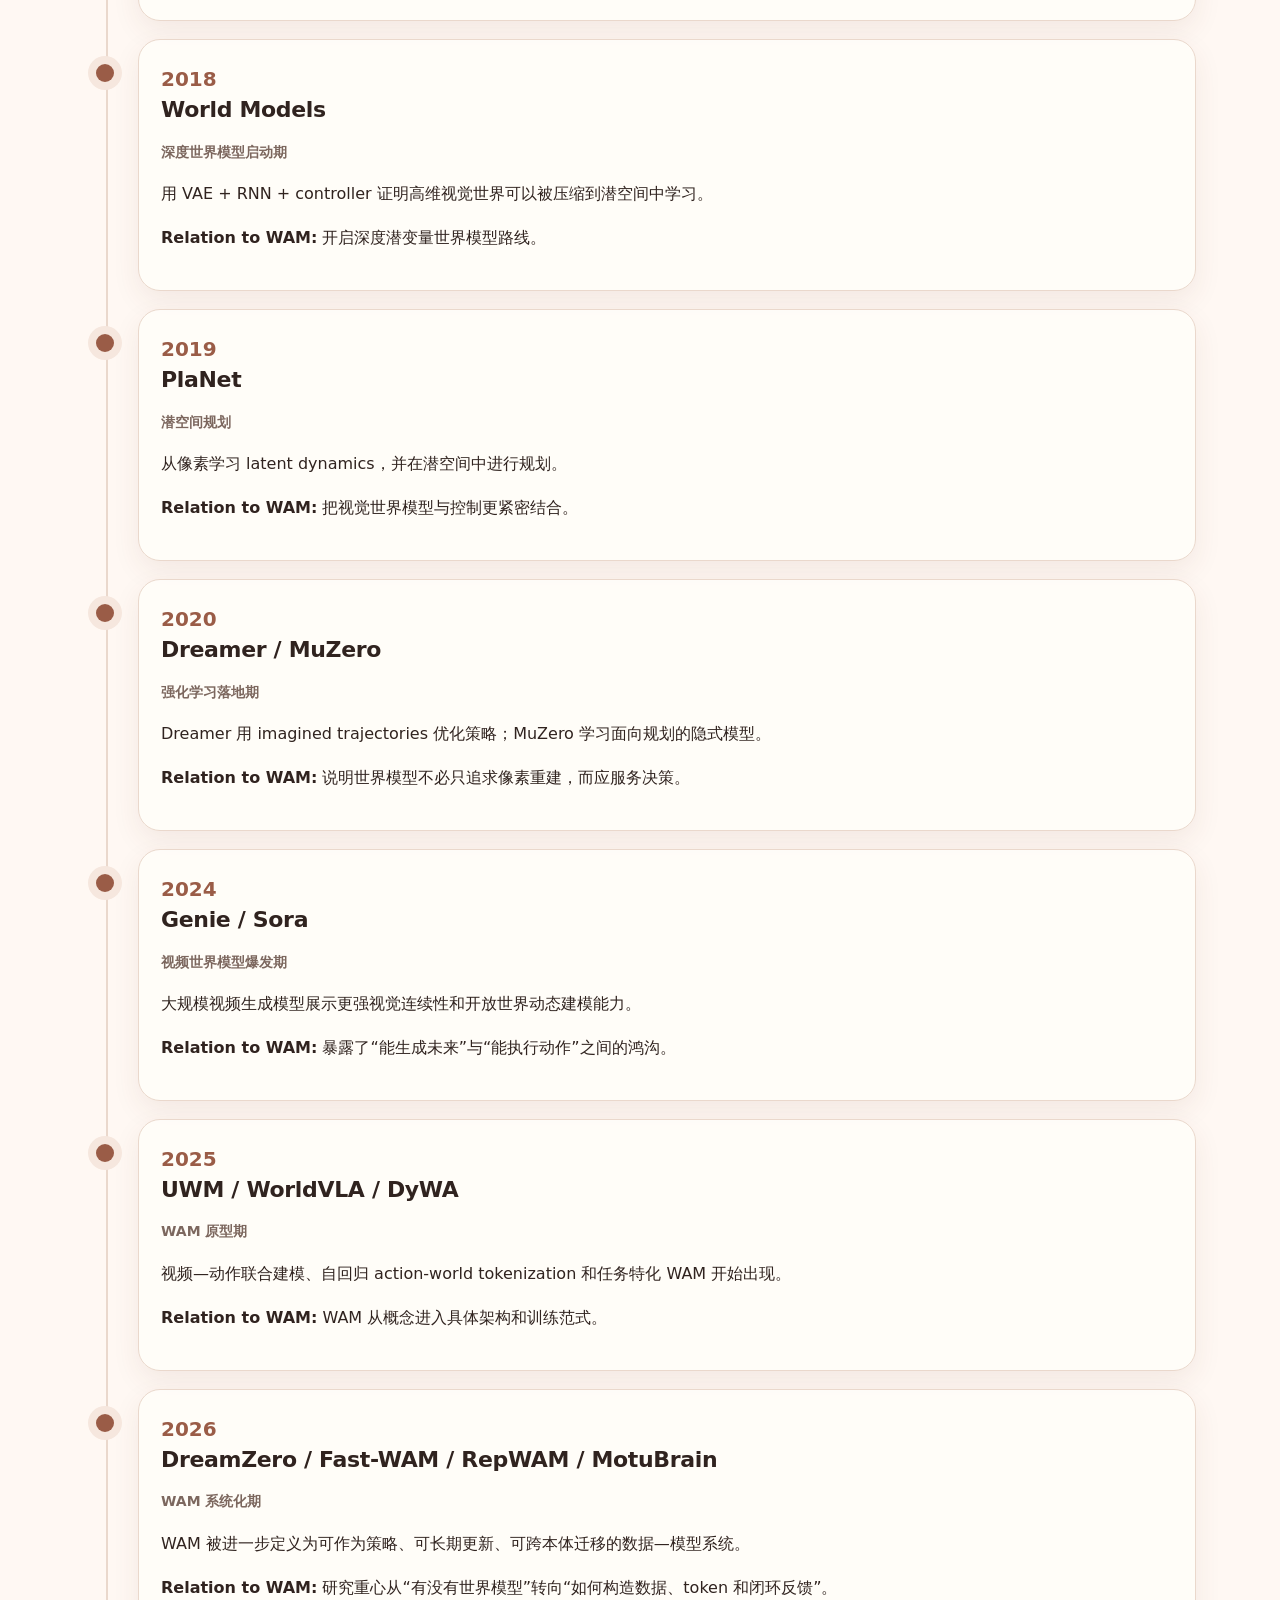
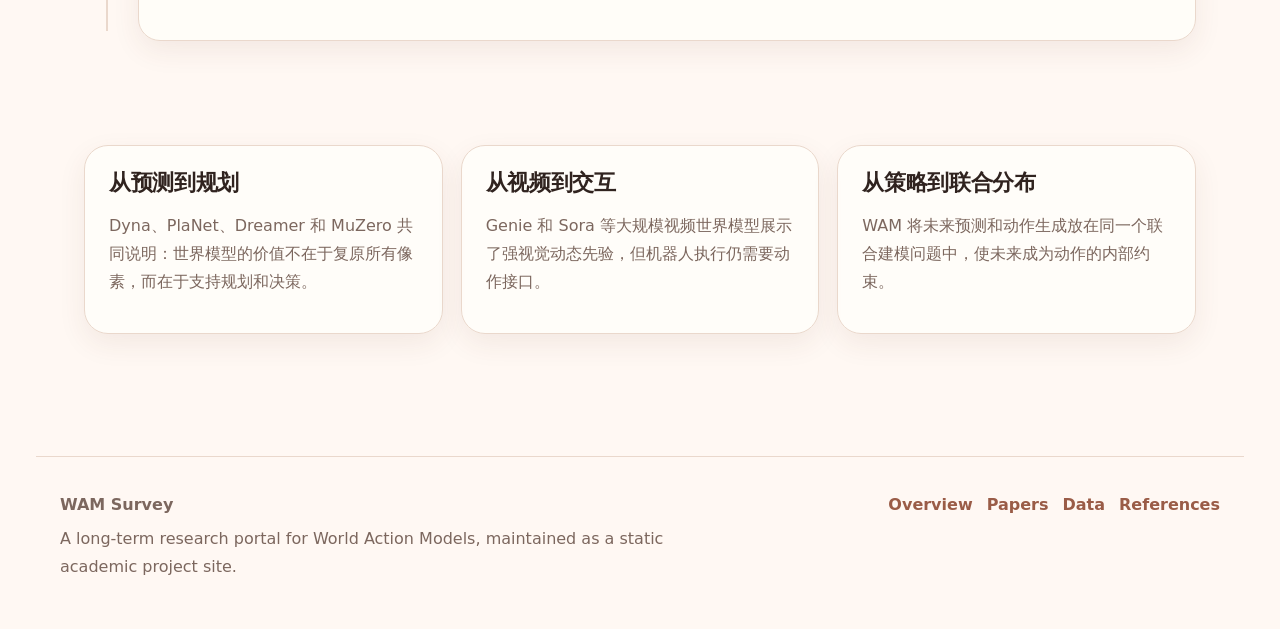
<file: roadmap.html>
<!doctype html><html lang="zh-CN"><head><meta charset="utf-8"><meta name="viewport" content="width=device-width, initial-scale=1"><title>Roadmap · WAM Survey</title><meta name="description" content="Development roadmap from world models to world action models."><meta name="theme-color" content="#fff8f3"><link rel="stylesheet" href="assets/css/style.css"></head><body><header class="site-header"><a class="brand" href="index.html"><span class="brand-mark">W</span><span><strong>WAM Survey</strong><small>World Action Models</small></span></a><nav class="site-nav" id="site-nav"><a class="nav-link " href="index.html">Home</a><a class="nav-link " href="overview.html">Overview</a><a class="nav-link active" href="roadmap.html">Roadmap</a><a class="nav-link " href="papers.html">Papers</a><a class="nav-link " href="data.html">Data</a><a class="nav-link " href="references.html">References</a></nav><button class="nav-toggle" id="nav-toggle" aria-label="Toggle navigation">☰</button></header><main><section class="page-hero"><div class="breadcrumb">Home / Roadmap</div><h1>发展路线图：WM → VLA → WAM</h1><p class="lead">WAM 不是突然出现的，而是模型学习、潜变量世界模型、视频生成、VLA 和机器人控制共同演进的结果。</p></section><section class="section"><div class="figure-card"><img src="assets/img/wam-taxonomy.svg" alt="WAM taxonomy"></div></section><section class="section"><div class="section-head"><div><span class="eyebrow">Timeline</span><h2>关键阶段</h2></div><p>时间线由 <span class="kbd">data/timeline.json</span> 驱动，后续可以继续加入新节点。</p></div><div class="timeline" id="timeline-list"></div></section><section class="section"><div class="grid cards-3"><article class="card"><h3>从预测到规划</h3><p>Dyna、PlaNet、Dreamer 和 MuZero 共同说明：世界模型的价值不在于复原所有像素，而在于支持规划和决策。</p></article><article class="card"><h3>从视频到交互</h3><p>Genie 和 Sora 等大规模视频世界模型展示了强视觉动态先验，但机器人执行仍需要动作接口。</p></article><article class="card"><h3>从策略到联合分布</h3><p>WAM 将未来预测和动作生成放在同一个联合建模问题中，使未来成为动作的内部约束。</p></article></div></section></main><footer class="site-footer"><div><strong>WAM Survey</strong><p>A long-term research portal for World Action Models, maintained as a static academic project site.</p></div><div class="footer-links"><a href="overview.html">Overview</a><a href="papers.html">Papers</a><a href="data.html">Data</a><a href="references.html">References</a></div></footer><script src="assets/js/main.js"></script></body></html>
</file>
<file: assets/css/style.css>
:root{--bg:#fff8f3;--card:#fffefa;--ink:#30231f;--muted:#7c675e;--line:#ead8cc;--primary:#9a5c47;--primary2:#c97961;--accent:#dca08a;--tag:#f6e7de;--shadow:0 18px 45px rgba(99,55,43,.12);--soft:0 10px 28px rgba(99,55,43,.08);--radius:24px;--max:1160px}*{box-sizing:border-box}html{scroll-behavior:smooth}body{margin:0;background:radial-gradient(circle at top left,rgba(220,160,138,.24),transparent 34rem),radial-gradient(circle at 90% 5%,rgba(154,92,71,.13),transparent 30rem),var(--bg);color:var(--ink);font-family:Inter,ui-sans-serif,system-ui,-apple-system,BlinkMacSystemFont,"Noto Sans SC","Microsoft YaHei",Arial,sans-serif;line-height:1.75}a{color:var(--primary);text-decoration:none}a:hover{text-decoration:underline}.site-header{position:sticky;top:0;z-index:20;display:flex;align-items:center;justify-content:space-between;max-width:calc(var(--max) + 48px);margin:0 auto;padding:16px 24px;backdrop-filter:blur(18px);background:rgba(255,248,243,.78);border-bottom:1px solid rgba(234,216,204,.65)}.brand{display:flex;align-items:center;gap:12px;color:var(--ink);text-decoration:none}.brand:hover{text-decoration:none}.brand-mark{width:42px;height:42px;border-radius:15px;display:grid;place-items:center;background:linear-gradient(135deg,var(--primary),var(--accent));color:#fff;font-weight:900;box-shadow:var(--soft)}.brand strong{display:block;font-size:16px;line-height:1.1}.brand small{display:block;color:var(--muted);font-size:12px;line-height:1.2;margin-top:3px}.site-nav{display:flex;align-items:center;gap:6px}.nav-link{color:var(--muted);font-size:14px;font-weight:700;padding:9px 13px;border-radius:999px;text-decoration:none}.nav-link:hover,.nav-link.active{background:var(--tag);color:var(--primary);text-decoration:none}.nav-toggle{display:none;background:var(--card);border:1px solid var(--line);border-radius:12px;padding:8px 12px;color:var(--primary);font-weight:900}main{max-width:var(--max);margin:0 auto;padding:28px 24px 70px}.hero{display:grid;grid-template-columns:1.05fr .95fr;gap:38px;align-items:center;padding:58px 0 38px}.eyebrow{display:inline-flex;align-items:center;gap:8px;color:var(--primary);background:rgba(246,231,222,.75);border:1px solid var(--line);padding:7px 12px;border-radius:999px;font-size:13px;font-weight:800;letter-spacing:.02em}h1,h2,h3{line-height:1.2;margin:0 0 16px}h1{font-size:clamp(42px,6vw,76px);letter-spacing:-.055em}h2{font-size:clamp(28px,3.2vw,43px);letter-spacing:-.035em;margin-top:18px}h3{font-size:22px;letter-spacing:-.015em}.lead{font-size:clamp(17px,2vw,21px);color:var(--muted);max-width:760px}.hero-actions{display:flex;flex-wrap:wrap;gap:12px;margin-top:28px}.btn{display:inline-flex;align-items:center;justify-content:center;gap:8px;border-radius:999px;padding:12px 18px;font-weight:850;text-decoration:none;border:1px solid var(--line);background:var(--card);color:var(--primary);box-shadow:var(--soft)}.btn:hover{text-decoration:none;transform:translateY(-1px)}.btn.primary{background:linear-gradient(135deg,var(--primary),var(--primary2));color:#fff;border-color:transparent}.hero-visual img,.figure-card img{width:100%;display:block;border-radius:28px;box-shadow:var(--shadow)}.stat-row{display:grid;grid-template-columns:repeat(4,1fr);gap:14px;margin:28px 0 22px}.stat{background:rgba(255,254,250,.75);border:1px solid var(--line);border-radius:20px;padding:18px;box-shadow:var(--soft)}.stat strong{display:block;font-size:28px;line-height:1;color:var(--primary)}.stat span{display:block;color:var(--muted);font-size:13px;margin-top:8px}.section{padding:52px 0}.section-head{display:flex;align-items:end;justify-content:space-between;gap:24px;margin-bottom:22px}.section-head p{max-width:700px;color:var(--muted);margin:0}.grid{display:grid;gap:18px}.cards-4{grid-template-columns:repeat(4,1fr)}.cards-3{grid-template-columns:repeat(3,1fr)}.cards-2{grid-template-columns:repeat(2,1fr)}.card{background:rgba(255,254,250,.82);border:1px solid var(--line);border-radius:var(--radius);padding:24px;box-shadow:var(--soft)}.link-card{display:flex;flex-direction:column;min-height:235px;position:relative;overflow:hidden}.link-card:after{content:"";position:absolute;right:-28px;bottom:-35px;width:120px;height:120px;border-radius:999px;background:rgba(220,160,138,.15)}.link-card a.stretched{margin-top:auto;font-weight:850;color:var(--primary)}.card p{color:var(--muted);margin:0 0 13px}.tag-row{display:flex;flex-wrap:wrap;gap:8px;margin:12px 0}.tag,.pill{display:inline-flex;align-items:center;background:var(--tag);color:#83513f;border:1px solid #efd6c8;border-radius:999px;font-size:12px;font-weight:800;padding:5px 9px}.callout{border-left:5px solid var(--primary);background:rgba(255,254,250,.9);border-radius:18px;padding:20px 22px;box-shadow:var(--soft);margin:24px 0}.callout strong{color:var(--primary)}.formula{display:block;background:#fff7f1;border:1px solid var(--line);padding:14px 16px;border-radius:16px;overflow:auto;font-family:ui-monospace,SFMono-Regular,Menlo,Consolas,monospace;color:#58362c}.table-wrap{overflow:auto;border:1px solid var(--line);border-radius:22px;background:var(--card);box-shadow:var(--soft)}table{width:100%;border-collapse:collapse;min-width:760px}th,td{padding:15px 16px;border-bottom:1px solid var(--line);text-align:left;vertical-align:top}th{background:#fff2ea;color:#5f3e34;font-size:13px;text-transform:uppercase;letter-spacing:.04em}td{color:#5b4a43}tr:last-child td{border-bottom:0}.page-hero{padding:56px 0 20px;border-bottom:1px solid rgba(234,216,204,.65);margin-bottom:34px}.page-hero h1{font-size:clamp(38px,5vw,62px)}.breadcrumb{font-size:13px;color:var(--muted);font-weight:800;margin-bottom:14px}.timeline{position:relative;display:grid;gap:18px;margin-top:20px}.timeline:before{content:"";position:absolute;left:22px;top:10px;bottom:10px;width:2px;background:var(--line)}.timeline-item{position:relative;margin-left:54px;background:rgba(255,254,250,.86);border:1px solid var(--line);border-radius:22px;padding:22px;box-shadow:var(--soft)}.timeline-item:before{content:"";position:absolute;left:-43px;top:24px;width:18px;height:18px;border-radius:999px;background:var(--primary);box-shadow:0 0 0 8px #f6e7de}.timeline-year{color:var(--primary);font-weight:900;font-size:20px}.controls{display:flex;flex-wrap:wrap;gap:10px;align-items:center;margin:18px 0 22px}.search{min-width:min(360px,100%);flex:1;border:1px solid var(--line);border-radius:999px;padding:12px 16px;background:var(--card);color:var(--ink);outline:0;font:inherit}.filter-btn{border:1px solid var(--line);background:var(--card);color:var(--muted);border-radius:999px;padding:9px 13px;font-weight:850;cursor:pointer}.filter-btn.active,.filter-btn:hover{background:var(--primary);color:#fff}.paper-grid,.dataset-grid,.reference-grid{display:grid;grid-template-columns:repeat(2,1fr);gap:18px}.paper-card,.dataset-card,.reference-card{background:rgba(255,254,250,.88);border:1px solid var(--line);border-radius:22px;padding:22px;box-shadow:var(--soft)}.meta{color:var(--muted);font-size:14px;font-weight:750;margin-bottom:10px}.paper-actions{display:flex;gap:10px;flex-wrap:wrap;margin-top:14px}.paper-actions a{font-size:13px;font-weight:850;border:1px solid var(--line);padding:7px 10px;border-radius:999px;background:#fff7f1}.insight{display:grid;grid-template-columns:72px 1fr;gap:18px;align-items:start}.insight-num{width:58px;height:58px;border-radius:20px;background:linear-gradient(135deg,var(--primary),var(--accent));color:#fff;display:grid;place-items:center;font-weight:900;font-size:20px}.site-footer{max-width:calc(var(--max) + 48px);margin:0 auto;padding:34px 24px 48px;border-top:1px solid var(--line);display:flex;justify-content:space-between;gap:24px;color:var(--muted)}.site-footer p{margin:6px 0 0;max-width:620px}.footer-links{display:flex;gap:14px;flex-wrap:wrap}.footer-links a{font-weight:800}.kbd{font-family:ui-monospace,SFMono-Regular,Menlo,Consolas,monospace;background:#fff1e8;border:1px solid var(--line);border-radius:8px;padding:2px 6px;color:#5d3a30}@media(max-width:900px){.hero{grid-template-columns:1fr;padding-top:30px}.cards-4,.cards-3,.cards-2,.paper-grid,.dataset-grid,.reference-grid{grid-template-columns:1fr}.stat-row{grid-template-columns:repeat(2,1fr)}.site-nav{position:absolute;right:24px;top:68px;display:none;flex-direction:column;align-items:stretch;background:rgba(255,254,250,.98);border:1px solid var(--line);border-radius:20px;padding:10px;box-shadow:var(--shadow)}.site-nav.open{display:flex}.nav-toggle{display:inline-flex}.site-footer{flex-direction:column}}@media(max-width:560px){main{padding-left:18px;padding-right:18px}.site-header{padding-left:18px;padding-right:18px}.stat-row{grid-template-columns:1fr}.section-head{display:block}}
</file>
